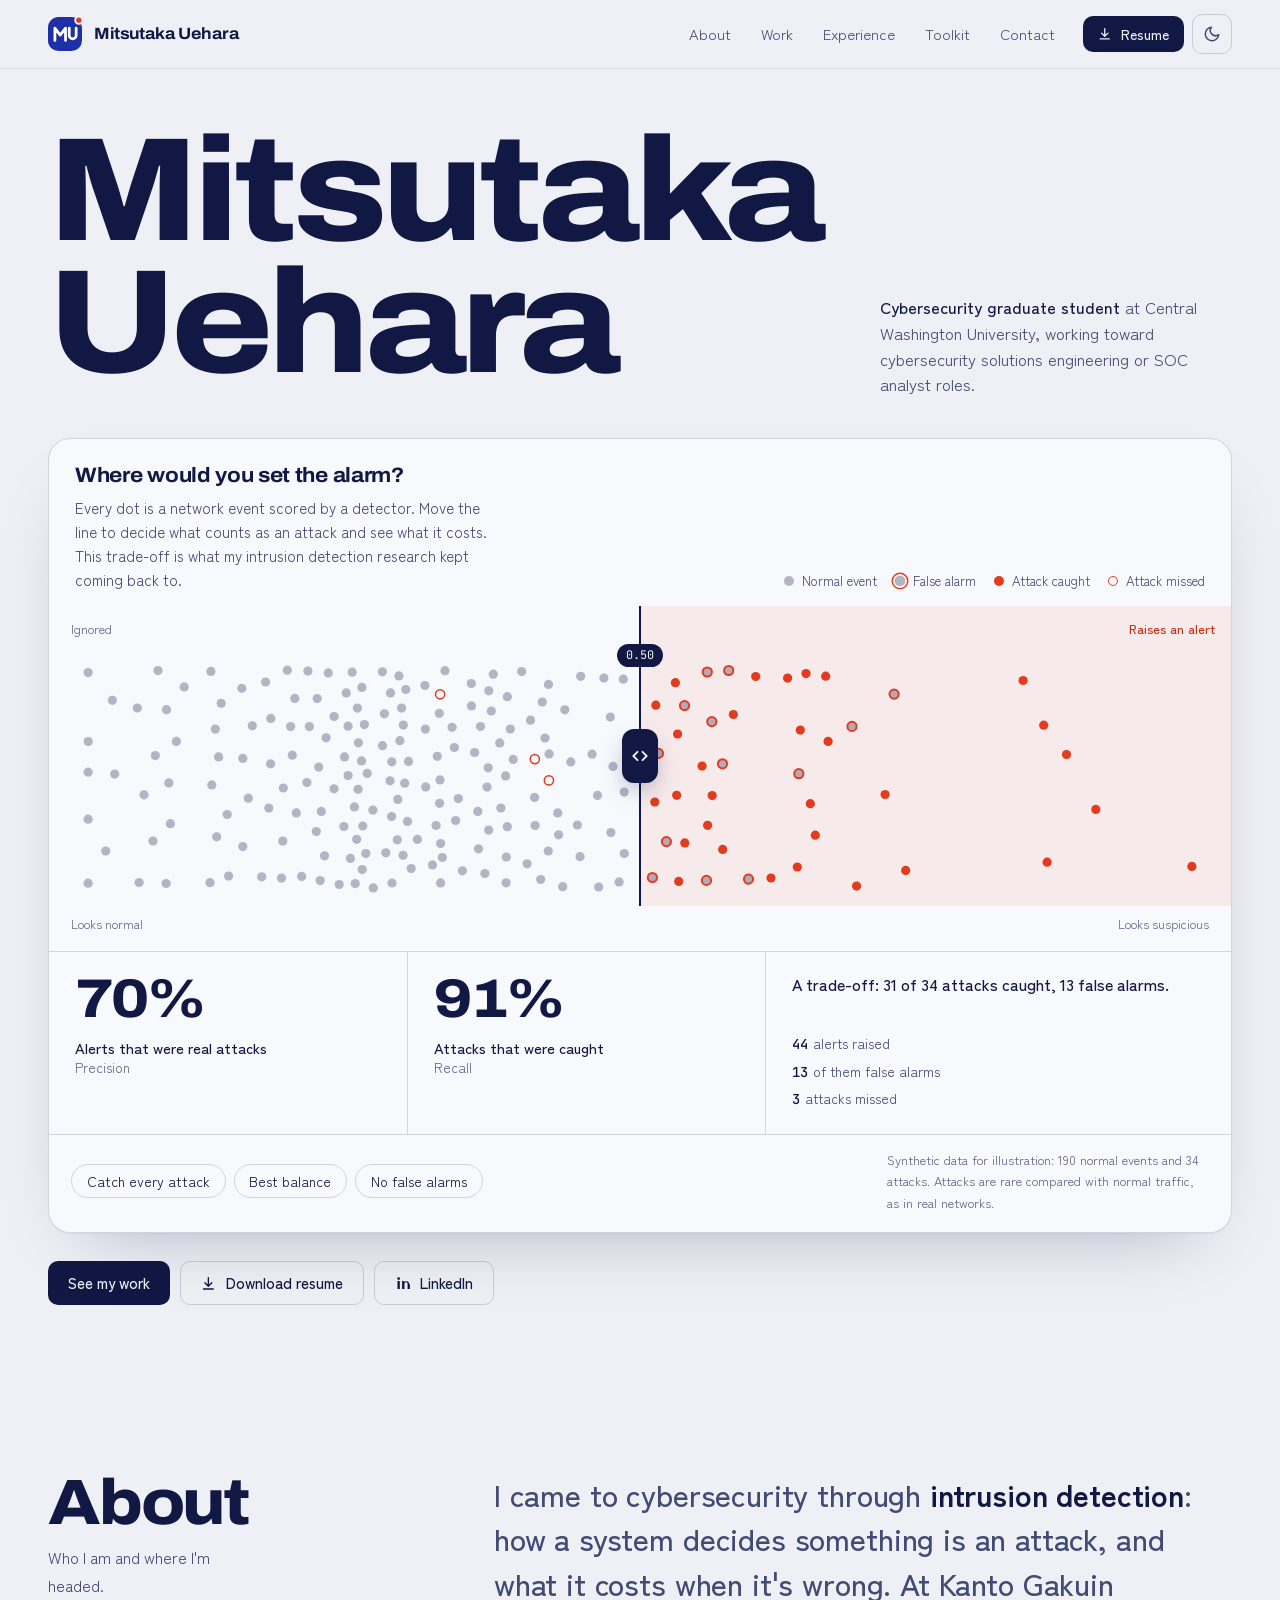
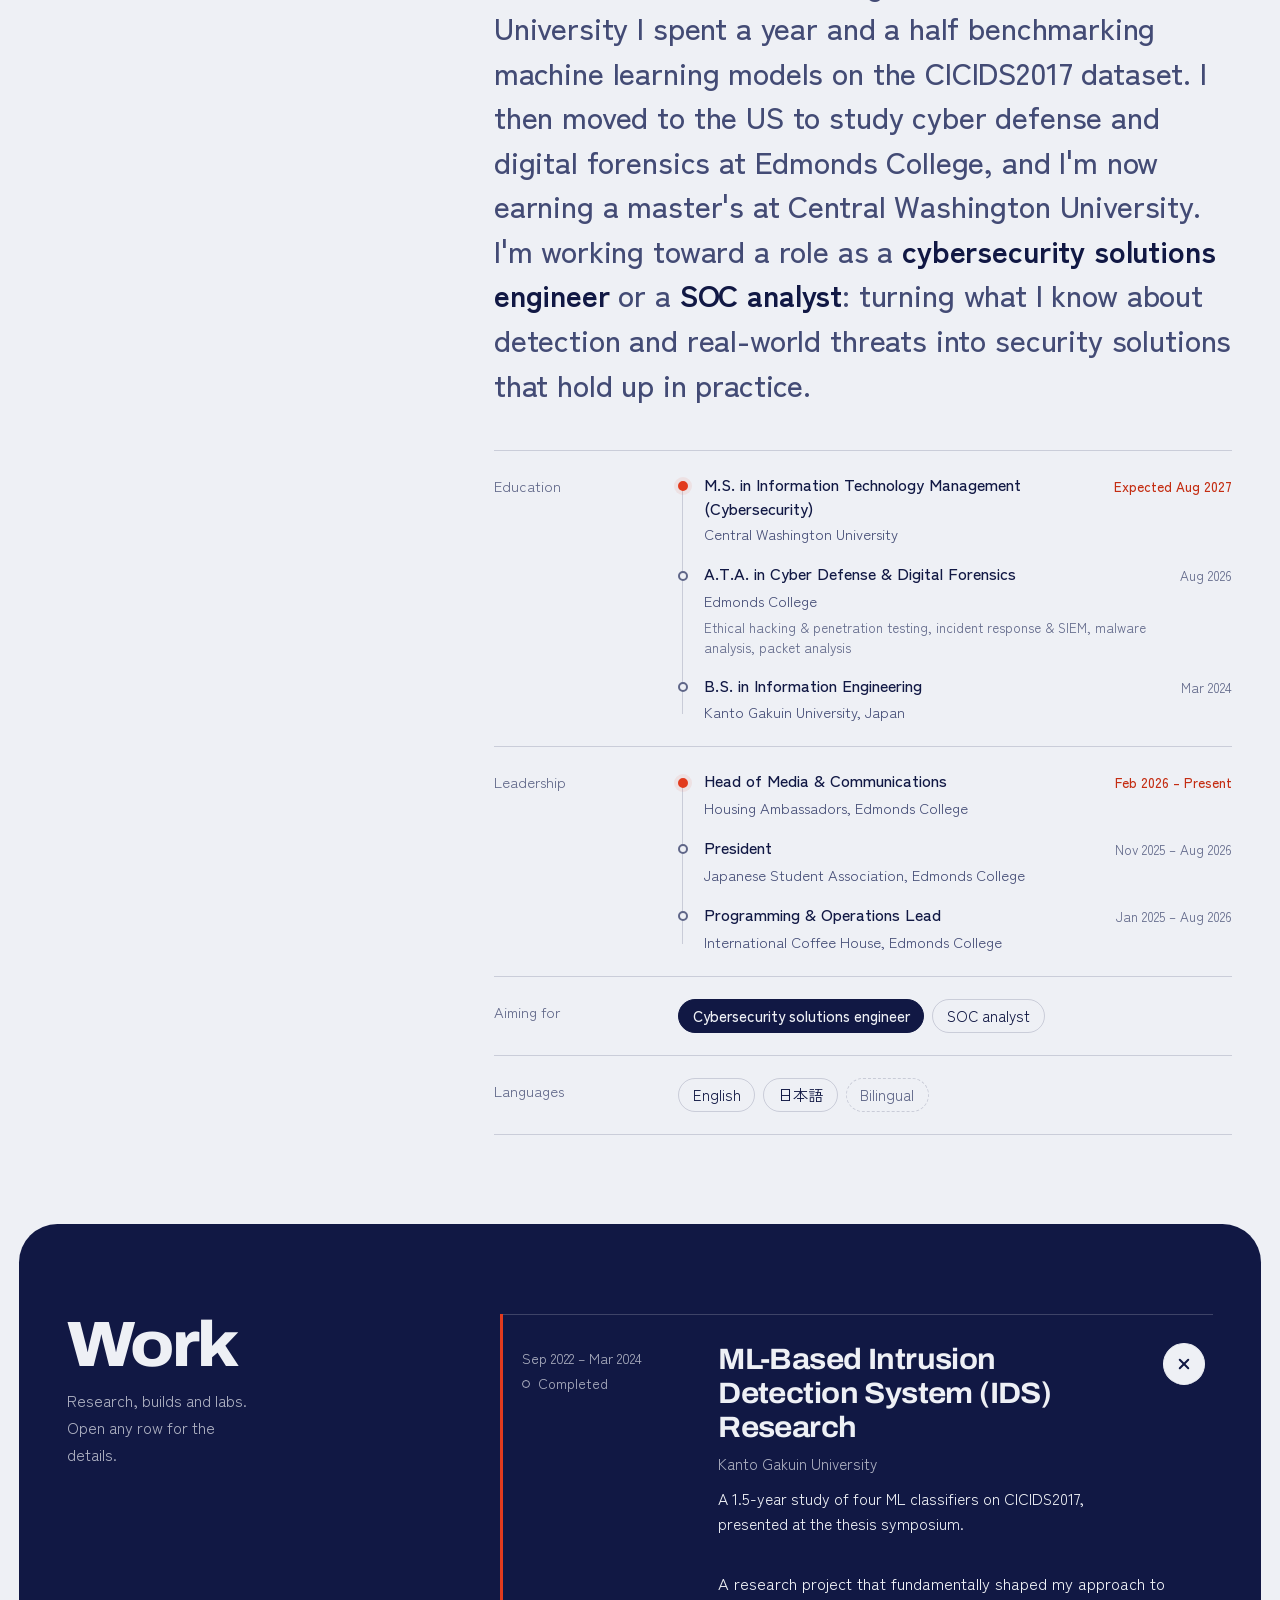
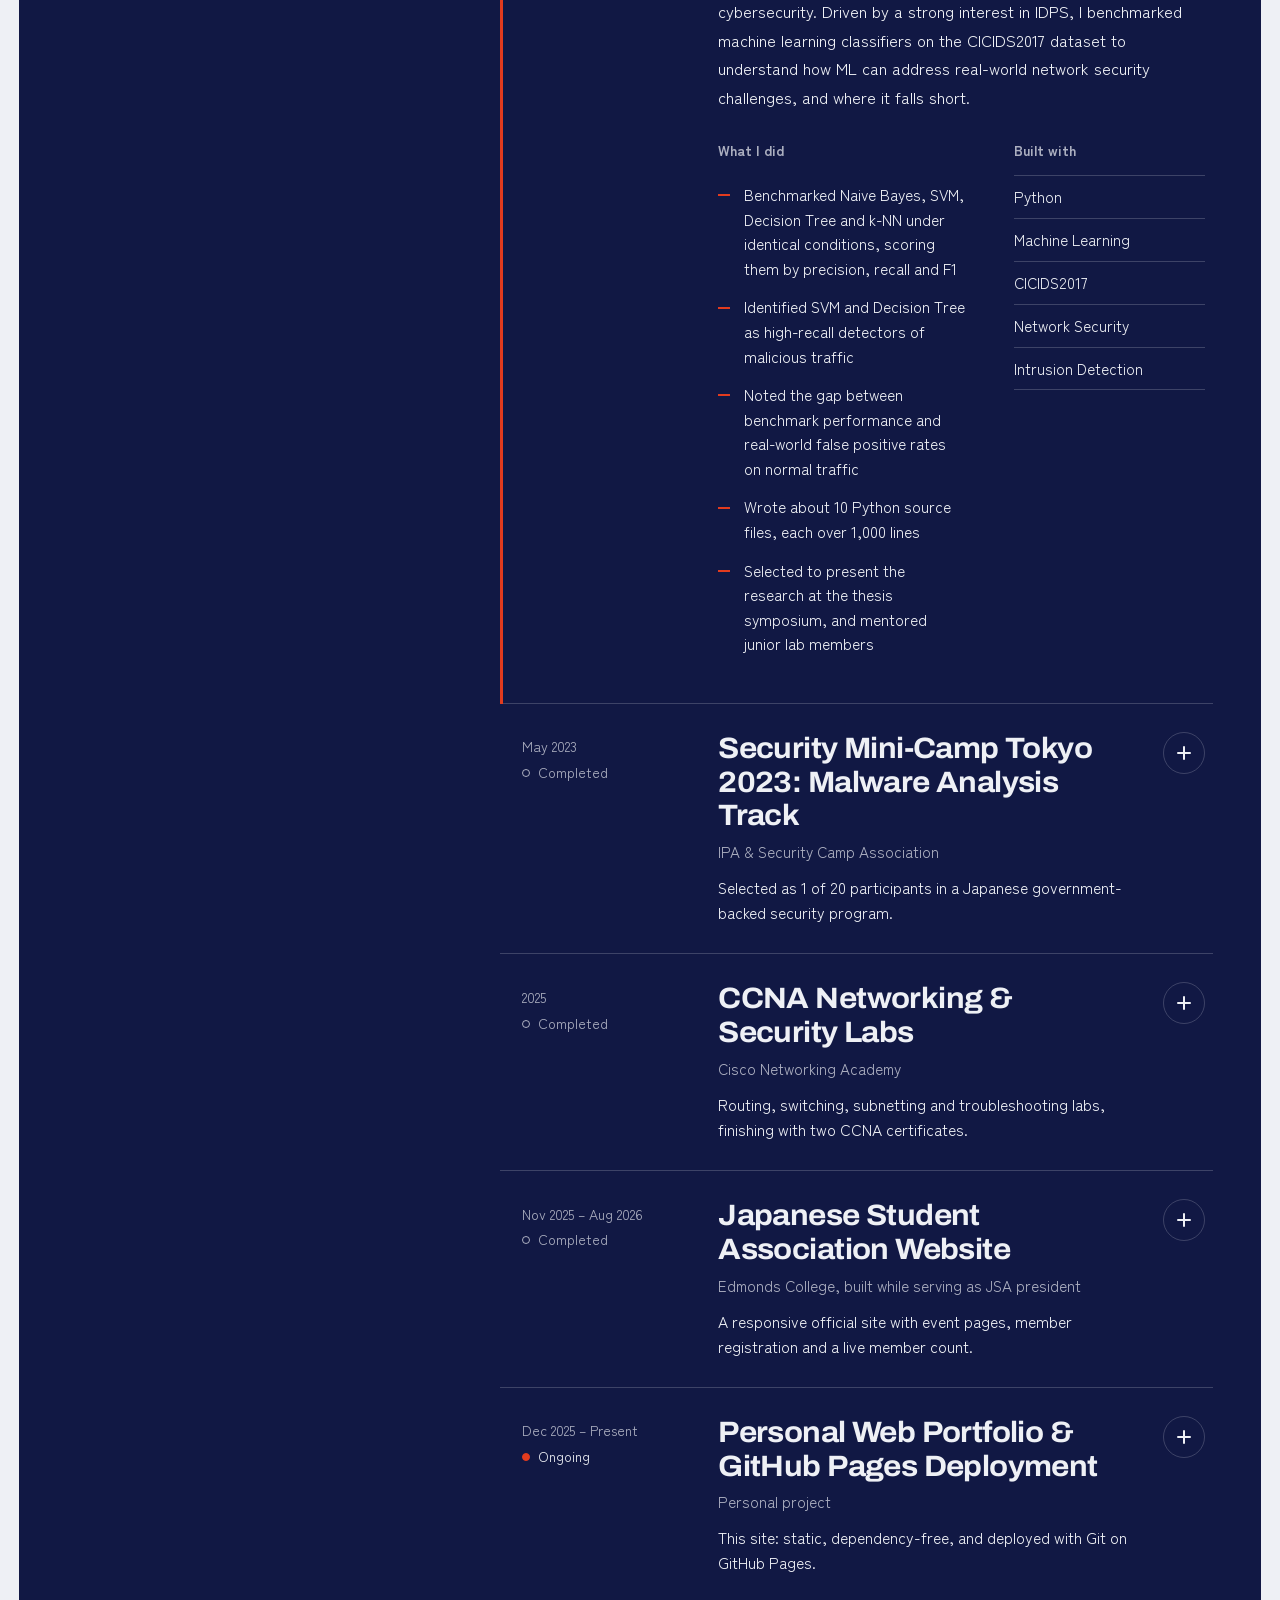
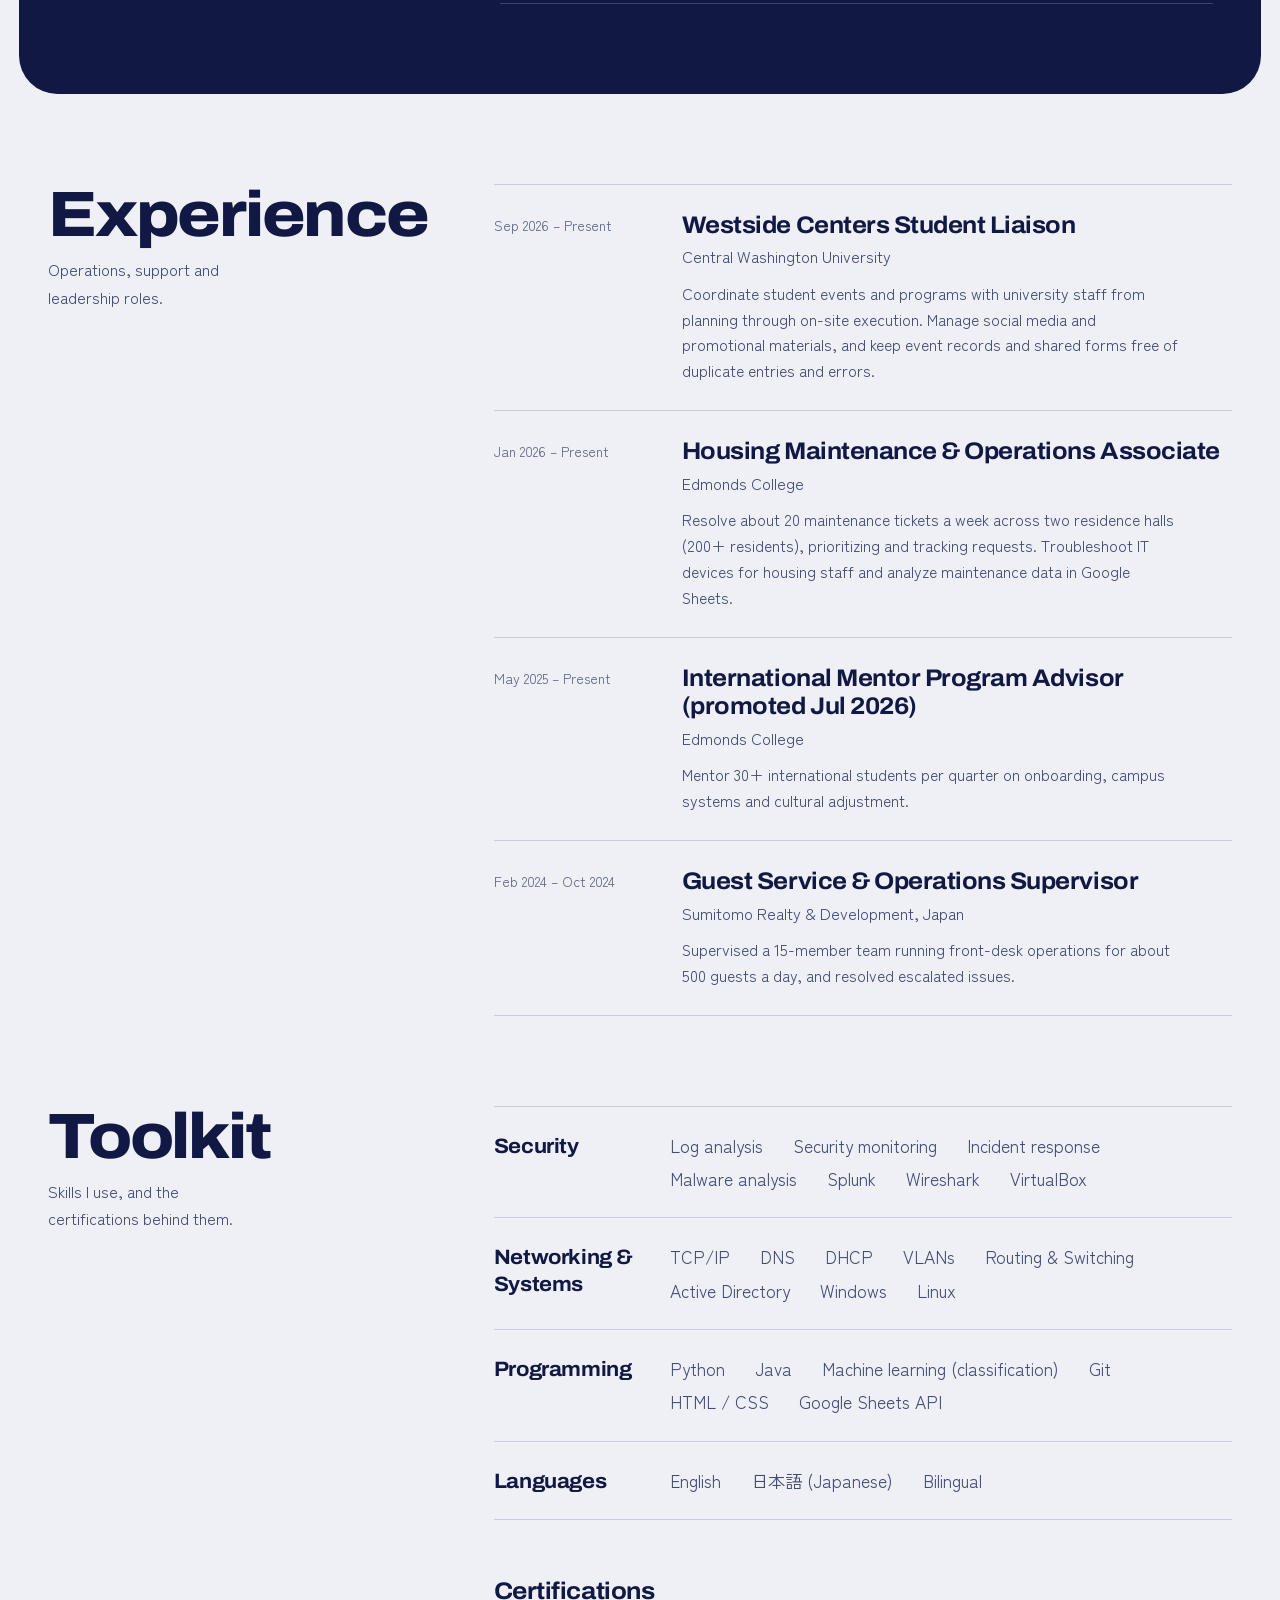
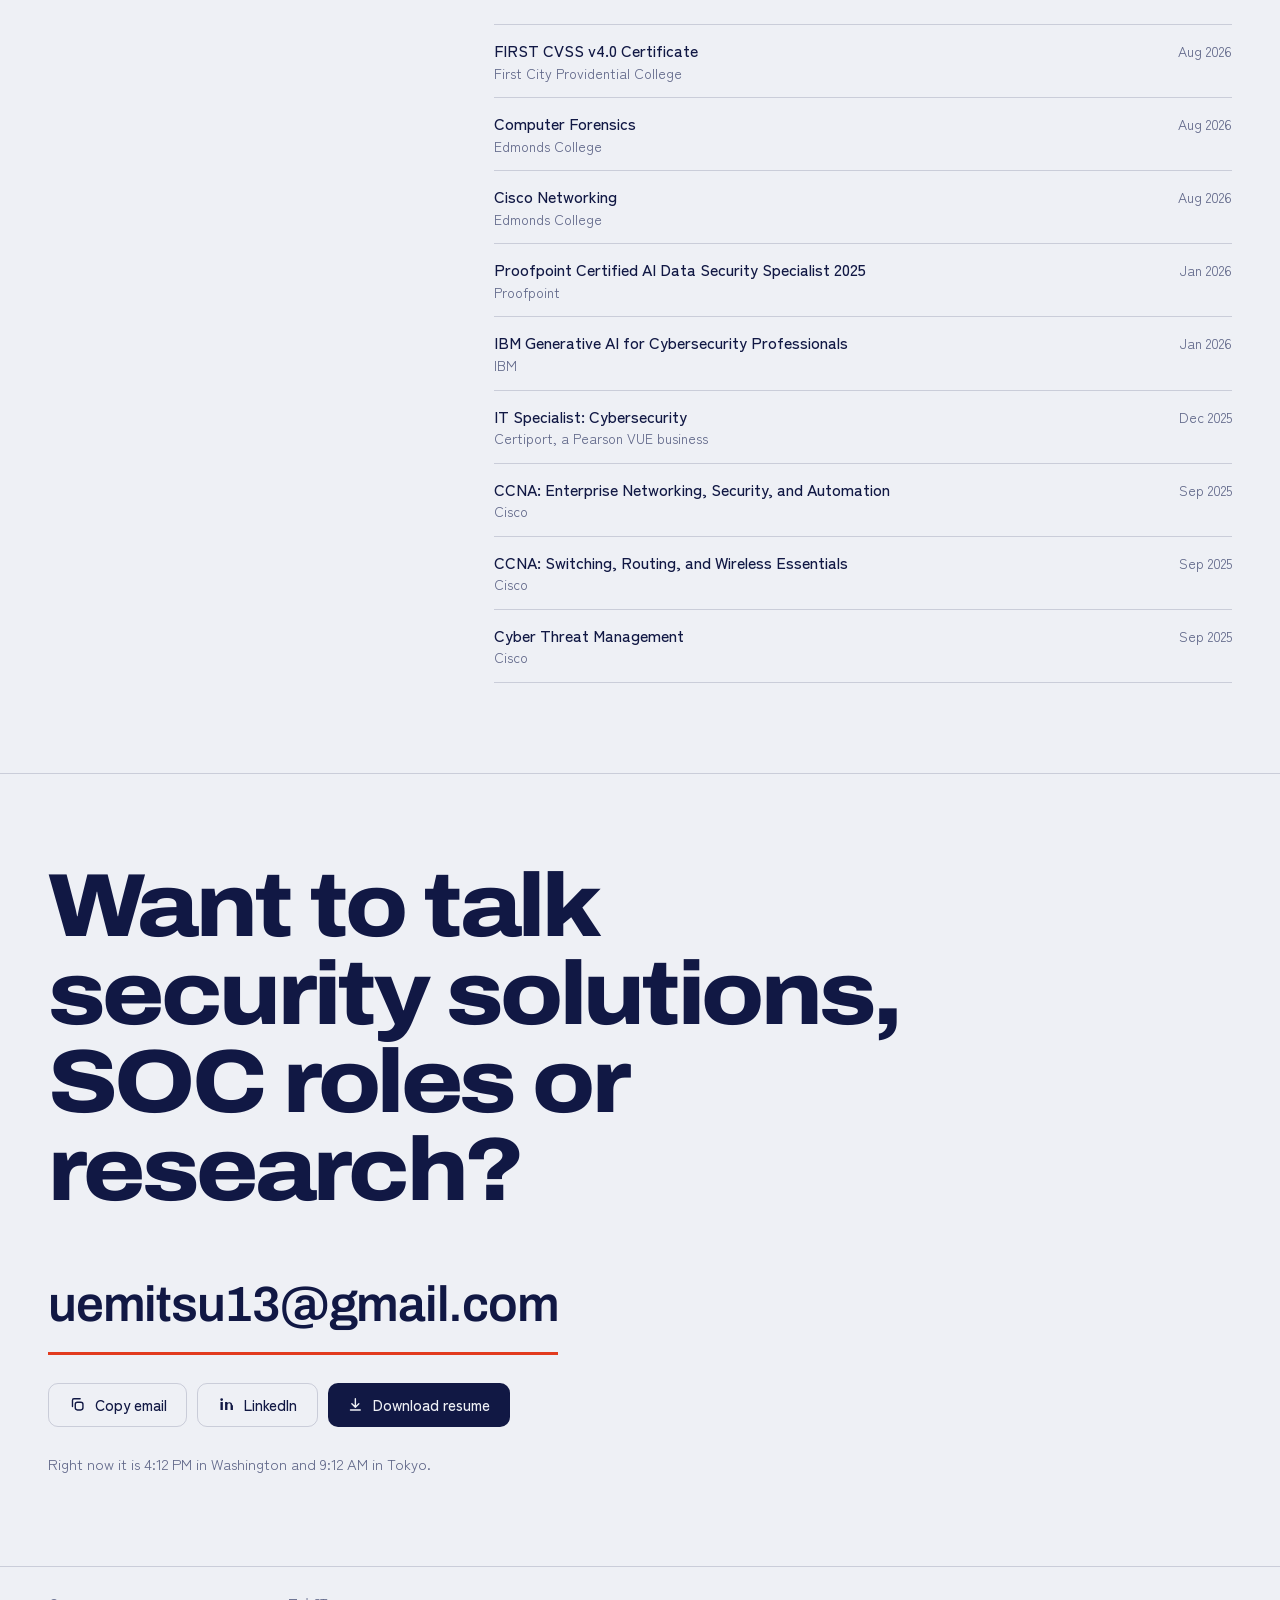
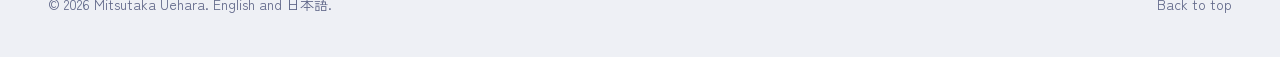
<file: index.html>
<!DOCTYPE html>
<html lang="en">
<head>
  <meta charset="UTF-8">
  <meta name="viewport" content="width=device-width, initial-scale=1">
  <title>Mitsutaka Uehara | IT &amp; Cybersecurity Student</title>
  <meta name="description" content="Mitsutaka Uehara is a cybersecurity graduate student at Central Washington University working toward a role in cybersecurity solutions engineering or as a SOC analyst. ML-based intrusion detection research, malware analysis, networking and web projects.">
  <meta name="color-scheme" content="light dark">
  <meta name="theme-color" content="#eef0f5">
  <meta property="og:type" content="website">
  <meta property="og:title" content="Mitsutaka Uehara | IT &amp; Cybersecurity Student">
  <meta property="og:description" content="Cybersecurity graduate student working toward a role in cybersecurity solutions engineering or as a SOC analyst. ML-based intrusion detection research, malware analysis, networking and web projects.">
  <meta name="twitter:card" content="summary">
  <link rel="icon" type="image/svg+xml" href="data:image/svg+xml,%3Csvg xmlns='http://www.w3.org/2000/svg' viewBox='0 0 32 32'%3E%3Crect width='32' height='32' rx='10' fill='%23111844'/%3E%3Cpath d='M6.5 22V10.5l5 6.5 5-6.5V22M20 10.5v6.8a3.25 3.25 0 0 0 6.5 0v-6.8' fill='none' stroke='%23eef0f5' stroke-width='2.6' stroke-linecap='round' stroke-linejoin='round'/%3E%3Ccircle cx='28' cy='4' r='3.6' fill='%23e23b1e'/%3E%3C/svg%3E">

  <script>
    // Runs before first paint: marks JS as available and applies the visitor's system theme.
    (function () {
      var d = document.documentElement;
      d.classList.add('js');
      try { if (window.matchMedia('(prefers-color-scheme: dark)').matches) d.setAttribute('data-theme', 'dark'); } catch (e) {}
    })();
  </script>

  <link rel="preconnect" href="https://fonts.googleapis.com">
  <link rel="preconnect" href="https://fonts.gstatic.com" crossorigin>
  <link rel="stylesheet" href="https://fonts.googleapis.com/css2?family=Archivo:wdth,wght@62..125,100..900&family=JetBrains+Mono:wght@400;500&family=Zen+Kaku+Gothic+New:wght@400;500;700&display=swap">
  <link rel="stylesheet" href="style.css">

  <script type="application/ld+json">
  {
    "@context": "https://schema.org",
    "@type": "Person",
    "name": "Mitsutaka Uehara",
    "jobTitle": "Graduate student, Information Technology Management (Cybersecurity)",
    "affiliation": { "@type": "CollegeOrUniversity", "name": "Central Washington University" },
    "alumniOf": [
      { "@type": "CollegeOrUniversity", "name": "Edmonds College" },
      { "@type": "CollegeOrUniversity", "name": "Kanto Gakuin University" }
    ],
    "knowsLanguage": ["English", "Japanese"],
    "knowsAbout": ["Cybersecurity", "Intrusion detection", "Machine learning", "Computer networking", "Malware analysis"],
    "sameAs": ["https://www.linkedin.com/in/mitsutaka-uehara"]
  }
  </script>
</head>
<body>

<!-- Icon sprite -->
<svg width="0" height="0" style="position:absolute" aria-hidden="true" focusable="false">
  <symbol id="i-sun" viewBox="0 0 24 24"><circle cx="12" cy="12" r="4"/><path d="M12 2v2M12 20v2M4.9 4.9l1.4 1.4M17.7 17.7l1.4 1.4M2 12h2M20 12h2M4.9 19.1l1.4-1.4M17.7 6.3l1.4-1.4"/></symbol>
  <symbol id="i-moon" viewBox="0 0 24 24"><path d="M21 12.8A9 9 0 1 1 11.2 3a7 7 0 0 0 9.8 9.8z"/></symbol>
  <symbol id="i-download" viewBox="0 0 24 24"><path d="M12 4v11M7 11l5 5 5-5M5 20h14"/></symbol>
  <symbol id="i-mail" viewBox="0 0 24 24"><rect x="3" y="5" width="18" height="14" rx="3"/><path d="m4 7 8 6 8-6"/></symbol>
  <symbol id="i-copy" viewBox="0 0 24 24"><rect x="9" y="9" width="11" height="11" rx="3"/><path d="M5 15V6a2 2 0 0 1 2-2h9"/></symbol>
  <symbol id="i-arrows" viewBox="0 0 24 24"><path d="M9 7l-5 5 5 5M15 7l5 5-5 5"/></symbol>
  <symbol id="i-linkedin" viewBox="0 0 24 24"><path fill="currentColor" stroke="none" d="M6.94 8.5H3.56V20h3.38V8.5zM5.25 3.2a1.96 1.96 0 1 0 0 3.92 1.96 1.96 0 0 0 0-3.92zM20.44 13.4c0-3.1-1.65-4.55-3.86-4.55-1.78 0-2.58.98-3.02 1.67V8.5h-3.38V20h3.38v-6.4c0-1.69.32-3.32 2.41-3.32 2.06 0 2.09 1.93 2.09 3.43V20h3.38v-6.6z"/></symbol>
</svg>

<a class="skip-link" href="#main">Skip to content</a>

<header class="bar">
  <div class="container bar-inner">
    <a class="brand" href="#top" aria-label="Mitsutaka Uehara, back to top">
      <svg class="mark" viewBox="0 0 32 32" aria-hidden="true"><rect class="mark-bg" width="32" height="32" rx="10" fill="#111844"/><path class="mark-mu" fill="none" stroke="#ffffff" stroke-width="2.6" stroke-linecap="round" stroke-linejoin="round" d="M6.5 22V10.5l5 6.5 5-6.5V22M20 10.5v6.8a3.25 3.25 0 0 0 6.5 0v-6.8"/><circle class="mark-dot" cx="29" cy="3" r="3.4" fill="#e23b1e" stroke="#ffffff" stroke-width="1.6"/></svg>
      <span>Mitsutaka Uehara</span>
    </a>

    <nav class="nav" aria-label="Primary">
      <ul class="nav-links" id="nav-links">
        <li><a href="#about">About</a></li>
        <li><a href="#work">Work</a></li>
        <li><a href="#experience">Experience</a></li>
        <li><a href="#toolkit">Toolkit</a></li>
        <li><a href="#contact">Contact</a></li>
        <li class="only-menu"><a href="Mitsutaka_Uehara_resume.pdf" download>Resume (PDF)</a></li>
      </ul>
      <a class="btn btn-solid btn-sm nav-resume" href="Mitsutaka_Uehara_resume.pdf" download>
        <svg class="i" aria-hidden="true"><use href="#i-download"/></svg>Resume
      </a>
      <button class="icon-btn" id="theme-toggle" type="button" aria-label="Dark mode" aria-pressed="false">
        <svg class="i i-moon" aria-hidden="true"><use href="#i-moon"/></svg>
        <svg class="i i-sun" aria-hidden="true"><use href="#i-sun"/></svg>
      </button>
      <button class="icon-btn menu-btn" id="menu-btn" type="button" aria-label="Open menu" aria-expanded="false" aria-controls="nav-links">
        <span></span><span></span>
      </button>
    </nav>
  </div>
</header>

<main id="main">

  <!-- ============ HERO ============ -->
  <section class="hero" id="top">
    <div class="container">

      <div class="hero-top">
        <h1 class="name">
          <span class="name-line"><span>Mitsutaka</span></span>
          <span class="name-line"><span>Uehara</span></span>
        </h1>
        <div class="hero-side">
          <p class="role"><strong>Cybersecurity graduate student</strong> at Central Washington University, working toward cybersecurity solutions engineering or SOC analyst roles.</p>
        </div>
      </div>

      <section class="pg" aria-labelledby="pg-title">
        <div class="pg-head">
          <div>
            <h2 class="pg-title" id="pg-title">Where would you set the alarm?</h2>
            <p class="pg-sub">Every dot is a network event scored by a detector. Move the line to decide what counts as an attack and see what it costs. This trade-off is what my intrusion detection research kept coming back to.</p>
          </div>
          <ul class="legend" aria-label="Legend">
            <li><span class="key key-tn"></span>Normal event</li>
            <li><span class="key key-fp"></span>False alarm</li>
            <li><span class="key key-tp"></span>Attack caught</li>
            <li><span class="key key-fn"></span>Attack missed</li>
          </ul>
        </div>

        <div class="pg-plot" id="pg-plot">
          <div class="pg-zone" id="pg-zone" aria-hidden="true"><span>Raises an alert</span></div>
          <span class="pg-side" aria-hidden="true">Ignored</span>
          <svg class="pg-svg" id="pg-svg" aria-hidden="true" focusable="false"></svg>
          <div class="pg-handle" id="pg-handle" role="slider" tabindex="0"
               aria-label="Alert threshold" aria-orientation="horizontal"
               aria-valuemin="0" aria-valuemax="100" aria-valuenow="50">
            <span class="pg-value" id="pg-value">0.50</span>
            <span class="pg-knob"><svg class="i" aria-hidden="true"><use href="#i-arrows"/></svg></span>
          </div>
        </div>
        <div class="pg-axis" aria-hidden="true"><span>Looks normal</span><span>Looks suspicious</span></div>

        <div class="pg-read">
          <div class="rd">
            <div class="rd-num" id="rd-prec">–</div>
            <p class="rd-label"><b>Alerts that were real attacks</b>Precision</p>
          </div>
          <div class="rd">
            <div class="rd-num" id="rd-rec">–</div>
            <p class="rd-label"><b>Attacks that were caught</b>Recall</p>
          </div>
          <div class="rd rd-msg">
            <p class="rd-text" id="pg-msg">Drag the line to set a threshold.</p>
            <ul class="rd-counts">
              <li><b id="c-alerts">0</b>alerts raised</li>
              <li><b id="c-fp">0</b>of them false alarms</li>
              <li><b id="c-fn">0</b>attacks missed</li>
            </ul>
          </div>
        </div>

        <div class="pg-foot">
          <div class="presets" role="group" aria-label="Threshold presets">
            <button class="chip" type="button" data-preset="recall" aria-pressed="false">Catch every attack</button>
            <button class="chip" type="button" data-preset="balanced" aria-pressed="false">Best balance</button>
            <button class="chip" type="button" data-preset="quiet" aria-pressed="false">No false alarms</button>
          </div>
          <p class="pg-note" id="pg-note">Synthetic data for illustration. Attacks are rare compared with normal traffic, as in real networks.</p>
        </div>
        <p class="sr-only" id="pg-live" role="status" aria-live="polite"></p>
      </section>

      <div class="hero-cta">
        <a class="btn btn-solid" href="#work">See my work</a>
        <a class="btn btn-line" href="Mitsutaka_Uehara_resume.pdf" download>
          <svg class="i" aria-hidden="true"><use href="#i-download"/></svg>Download resume
        </a>
        <a class="btn btn-line" href="https://www.linkedin.com/in/mitsutaka-uehara" target="_blank" rel="noopener">
          <svg class="i" aria-hidden="true"><use href="#i-linkedin"/></svg>LinkedIn
        </a>
      </div>

    </div>
  </section>

  <!-- ============ ABOUT ============ -->
  <section class="section" id="about" aria-labelledby="about-title">
    <div class="container split">
      <div class="split-head">
        <h2 class="h2" id="about-title">About</h2>
        <p>Who I am and where I'm headed.</p>
      </div>
      <div>
        <p class="lead">
          I came to cybersecurity through <strong>intrusion detection</strong>: how a system decides something is an attack, and what it costs when it's wrong. At Kanto Gakuin University I spent a year and a half benchmarking machine learning models on the CICIDS2017 dataset. I then moved to the US to study cyber defense and digital forensics at Edmonds College, and I'm now earning a master's at Central Washington University. I'm working toward a role as a <strong>cybersecurity solutions engineer</strong> or a <strong>SOC analyst</strong>: turning what I know about detection and real-world threats into security solutions that hold up in practice.
        </p>
        <dl class="facts">
          <div class="fact">
            <dt>Education</dt>
            <dd>
              <ul class="tl">
                <li class="tl-item is-live">
                  <span class="tl-title">M.S. in Information Technology Management (Cybersecurity)</span>
                  <span class="tl-sub">Central Washington University</span>
                  <span class="tl-when">Expected Aug 2027</span>
                </li>
                <li class="tl-item">
                  <span class="tl-title">A.T.A. in Cyber Defense &amp; Digital Forensics</span>
                  <span class="tl-sub">Edmonds College</span><span class="tl-note">Ethical hacking &amp; penetration testing, incident response &amp; SIEM, malware analysis, packet analysis</span>
                  <span class="tl-when">Aug 2026</span>
                </li>
                <li class="tl-item">
                  <span class="tl-title">B.S. in Information Engineering</span>
                  <span class="tl-sub">Kanto Gakuin University, Japan</span>
                  <span class="tl-when">Mar 2024</span>
                </li>
              </ul>
            </dd>
          </div>
          <div class="fact">
            <dt>Leadership</dt>
            <dd>
              <ul class="tl">
                <li class="tl-item is-live">
                  <span class="tl-title">Head of Media &amp; Communications</span>
                  <span class="tl-sub">Housing Ambassadors, Edmonds College</span>
                  <span class="tl-when">Feb 2026 – Present</span>
                </li>
                <li class="tl-item">
                  <span class="tl-title">President</span>
                  <span class="tl-sub">Japanese Student Association, Edmonds College</span>
                  <span class="tl-when">Nov 2025 – Aug 2026</span>
                </li>
                <li class="tl-item">
                  <span class="tl-title">Programming &amp; Operations Lead</span>
                  <span class="tl-sub">International Coffee House, Edmonds College</span>
                  <span class="tl-when">Jan 2025 – Aug 2026</span>
                </li>
              </ul>
            </dd>
          </div>
          <div class="fact">
            <dt>Aiming for</dt>
            <dd>
              <ul class="goals">
                <li class="goal-main">Cybersecurity solutions engineer</li>
                <li>SOC analyst</li>
              </ul>
            </dd>
          </div>
          <div class="fact">
            <dt>Languages</dt>
            <dd>
              <ul class="goals"><li>English</li><li>日本語</li><li class="goal-note">Bilingual</li></ul>
            </dd>
          </div>
        </dl>
      </div>
    </div>
  </section>

  <!-- ============ WORK ============ -->
  <section class="work" id="work" aria-labelledby="work-title">
    <div class="container split">
      <div class="split-head">
        <h2 class="h2" id="work-title">Work</h2>
        <p>Research, builds and labs. Open any row for the details.</p>
      </div>

      <ul class="queue">

        <li class="q-item is-open" id="idps">
          <h3>
            <button class="q-btn" type="button" id="btn-idps" aria-expanded="true" aria-controls="case-idps">
              <span class="q-when"><span class="q-date">Sep 2022 – Mar 2024</span><span class="q-status">Completed</span></span>
              <span class="q-main">
                <span class="q-title">ML-Based Intrusion Detection System (IDS) Research</span>
                <span class="q-where">Kanto Gakuin University</span>
                <span class="q-sum">A 1.5-year study of four ML classifiers on CICIDS2017, presented at the thesis symposium.</span>
              </span>
              <span class="q-icon" aria-hidden="true"></span>
            </button>
          </h3>
          <div class="q-case" id="case-idps" role="region" aria-labelledby="btn-idps">
            <div class="q-case-inner"><div class="case"><div class="case-body">
              <p class="case-intro">A research project that fundamentally shaped my approach to cybersecurity. Driven by a strong interest in IDPS, I benchmarked machine learning classifiers on the CICIDS2017 dataset to understand how ML can address real-world network security challenges, and where it falls short.</p>
              <div class="case-cols">
                <div>
                  <h4>What I did</h4>
                  <ul class="did">
                    <li>Benchmarked Naive Bayes, SVM, Decision Tree and k-NN under identical conditions, scoring them by precision, recall and F1</li>
                    <li>Identified SVM and Decision Tree as high-recall detectors of malicious traffic</li>
                    <li>Noted the gap between benchmark performance and real-world false positive rates on normal traffic</li>
                    <li>Wrote about 10 Python source files, each over 1,000 lines</li>
                    <li>Selected to present the research at the thesis symposium, and mentored junior lab members</li>
                  </ul>
                </div>
                <div>
                  <h4>Built with</h4>
                  <ul class="stack"><li>Python</li><li>Machine Learning</li><li>CICIDS2017</li><li>Network Security</li><li>Intrusion Detection</li></ul>
                </div>
              </div>
            </div></div></div>
          </div>
        </li>

        <li class="q-item" id="malware">
          <h3>
            <button class="q-btn" type="button" id="btn-malware" aria-expanded="false" aria-controls="case-malware">
              <span class="q-when"><span class="q-date">May 2023</span><span class="q-status">Completed</span></span>
              <span class="q-main">
                <span class="q-title">Security Mini-Camp Tokyo 2023: Malware Analysis Track</span>
                <span class="q-where">IPA &amp; Security Camp Association</span>
                <span class="q-sum">Selected as 1 of 20 participants in a Japanese government-backed security program.</span>
              </span>
              <span class="q-icon" aria-hidden="true"></span>
            </button>
          </h3>
          <div class="q-case" id="case-malware" role="region" aria-labelledby="btn-malware">
            <div class="q-case-inner"><div class="case"><div class="case-body">
              <p class="case-intro">An intensive cybersecurity training program focused on malware analysis and dynamic behavior monitoring.</p>
              <div class="case-cols">
                <div>
                  <h4>What I did</h4>
                  <ul class="did">
                    <li>Selected as 1 of 20 participants in a Japanese government-backed security program</li>
                    <li>Analyzed live malware in a VirtualBox sandbox and documented its behavioral patterns</li>
                    <li>Practiced safe handling and analysis procedures for live malware</li>
                    <li>Wrote a technical report on the malware's behavior, attack vectors and countermeasures</li>
                  </ul>
                </div>
                <div>
                  <h4>Built with</h4>
                  <ul class="stack"><li>Malware Analysis</li><li>VirtualBox</li><li>Sandbox Environments</li></ul>
                </div>
              </div>
            </div></div></div>
          </div>
        </li>

        <li class="q-item" id="ccna">
          <h3>
            <button class="q-btn" type="button" id="btn-ccna" aria-expanded="false" aria-controls="case-ccna">
              <span class="q-when"><span class="q-date">2025</span><span class="q-status">Completed</span></span>
              <span class="q-main">
                <span class="q-title">CCNA Networking &amp; Security Labs</span>
                <span class="q-where">Cisco Networking Academy</span>
                <span class="q-sum">Routing, switching, subnetting and troubleshooting labs, finishing with two CCNA certificates.</span>
              </span>
              <span class="q-icon" aria-hidden="true"></span>
            </button>
          </h3>
          <div class="q-case" id="case-ccna" role="region" aria-labelledby="btn-ccna">
            <div class="q-case-inner"><div class="case"><div class="case-body">
              <p class="case-intro">Hands-on networking labs focused on routing, switching, subnetting, basic firewall configuration, and network troubleshooting, all in simulated industry-standard environments.</p>
              <div class="case-cols">
                <div>
                  <h4>What I did</h4>
                  <ul class="did">
                    <li>Configured routing and switching scenarios using Cisco Packet Tracer</li>
                    <li>Performed subnetting and network troubleshooting exercises</li>
                    <li>Applied foundational network security best practices</li>
                    <li>Earned CCNA: Switching, Routing, and Wireless Essentials and CCNA: Enterprise Networking, Security, and Automation (Sep 2025)</li>
                  </ul>
                </div>
                <div>
                  <h4>Built with</h4>
                  <ul class="stack"><li>Cisco Packet Tracer</li><li>TCP/IP</li><li>Routing &amp; Switching</li></ul>
                </div>
              </div>
            </div></div></div>
          </div>
        </li>

        <li class="q-item" id="jsa">
          <h3>
            <button class="q-btn" type="button" id="btn-jsa" aria-expanded="false" aria-controls="case-jsa">
              <span class="q-when"><span class="q-date">Nov 2025 – Aug 2026</span><span class="q-status">Completed</span></span>
              <span class="q-main">
                <span class="q-title">Japanese Student Association Website</span>
                <span class="q-where">Edmonds College, built while serving as JSA president</span>
                <span class="q-sum">A responsive official site with event pages, member registration and a live member count.</span>
              </span>
              <span class="q-icon" aria-hidden="true"></span>
            </button>
          </h3>
          <div class="q-case" id="case-jsa" role="region" aria-labelledby="btn-jsa">
            <div class="q-case-inner"><div class="case"><div class="case-body">
              <p class="case-intro">My first experience building a website, and a project with real stakes. The JSA previously relied on social media, making it hard for new students to find organized information. I designed and launched an official site to improve communication, event visibility and membership growth.</p>
              <div class="case-cols">
                <div>
                  <h4>What I did</h4>
                  <ul class="did">
                    <li>Built a responsive multi-page site with a homepage, event pages and member registration</li>
                    <li>Added a live member count using the Google Sheets API</li>
                    <li>Designed the navigation and branding to match the club's identity</li>
                    <li>Made information easier to find for new students than on fragmented social media channels</li>
                  </ul>
                </div>
                <div>
                  <h4>Built with</h4>
                  <ul class="stack"><li>HTML</li><li>CSS</li><li>Google Sheets API</li><li>GitHub Pages</li></ul>
                </div>
              </div>
            </div></div></div>
          </div>
        </li>

        <li class="q-item" id="portfolio">
          <h3>
            <button class="q-btn" type="button" id="btn-portfolio" aria-expanded="false" aria-controls="case-portfolio">
              <span class="q-when"><span class="q-date">Dec 2025 – Present</span><span class="q-status is-live">Ongoing</span></span>
              <span class="q-main">
                <span class="q-title">Personal Web Portfolio &amp; GitHub Pages Deployment</span>
                <span class="q-where">Personal project</span>
                <span class="q-sum">This site: static, dependency-free, and deployed with Git on GitHub Pages.</span>
              </span>
              <span class="q-icon" aria-hidden="true"></span>
            </button>
          </h3>
          <div class="q-case" id="case-portfolio" role="region" aria-labelledby="btn-portfolio">
            <div class="q-case-inner"><div class="case"><div class="case-body">
              <p class="case-intro">Designed and deployed a personal portfolio to professionally showcase projects, technical skills, and academic experience. It acts as a central hub linking a resume, project write-ups and future work, and is built for long-term scalability.</p>
              <div class="case-cols">
                <div>
                  <h4>What I did</h4>
                  <ul class="did">
                    <li>Designed a responsive, accessible layout with light and dark themes</li>
                    <li>Built the site with plain HTML, CSS and a small amount of JavaScript, with no frameworks</li>
                    <li>Deployed and maintained it on GitHub Pages with a Git-based workflow</li>
                    <li>Structured it so new projects and external links can be added easily</li>
                  </ul>
                </div>
                <div>
                  <h4>Built with</h4>
                  <ul class="stack"><li>HTML</li><li>CSS</li><li>JavaScript</li><li>GitHub Pages</li><li>Git</li></ul>
                </div>
              </div>
              <div class="decisions">
                <h4>Design decisions</h4>
                <ul>
                  <li>Static site on GitHub Pages for simplicity, security and reliability</li>
                  <li>Single page with linkable sections, so the overview and the detail live together</li>
                  <li>Centralized design tokens in one stylesheet for consistency and low maintenance</li>
                  <li>Git-based workflow for versioned, reviewable updates</li>
                </ul>
              </div>
            </div></div></div>
          </div>
        </li>

      </ul>
    </div>
  </section>

  <!-- ============ EXPERIENCE ============ -->
  <section class="section" id="experience" aria-labelledby="experience-title">
    <div class="container split">
      <div class="split-head">
        <h2 class="h2" id="experience-title">Experience</h2>
        <p>Operations, support and leadership roles.</p>
      </div>
      <ul class="xp">
        <li class="xp-row">
          <p class="xp-when">Sep 2026 – Present</p>
          <div>
            <h3 class="xp-role">Westside Centers Student Liaison</h3>
            <p class="xp-org">Central Washington University</p>
            <p class="xp-desc">Coordinate student events and programs with university staff from planning through on-site execution. Manage social media and promotional materials, and keep event records and shared forms free of duplicate entries and errors.</p>
          </div>
        </li>
        <li class="xp-row">
          <p class="xp-when">Jan 2026 – Present</p>
          <div>
            <h3 class="xp-role">Housing Maintenance &amp; Operations Associate</h3>
            <p class="xp-org">Edmonds College</p>
            <p class="xp-desc">Resolve about 20 maintenance tickets a week across two residence halls (200+ residents), prioritizing and tracking requests. Troubleshoot IT devices for housing staff and analyze maintenance data in Google Sheets.</p>
          </div>
        </li>
        <li class="xp-row">
          <p class="xp-when">May 2025 – Present</p>
          <div>
            <h3 class="xp-role">International Mentor Program Advisor (promoted Jul 2026)</h3>
            <p class="xp-org">Edmonds College</p>
            <p class="xp-desc">Mentor 30+ international students per quarter on onboarding, campus systems and cultural adjustment.</p>
          </div>
        </li>
        <li class="xp-row">
          <p class="xp-when">Feb 2024 – Oct 2024</p>
          <div>
            <h3 class="xp-role">Guest Service &amp; Operations Supervisor</h3>
            <p class="xp-org">Sumitomo Realty &amp; Development, Japan</p>
            <p class="xp-desc">Supervised a 15-member team running front-desk operations for about 500 guests a day, and resolved escalated issues.</p>
          </div>
        </li>
      </ul>
    </div>
  </section>

  <!-- ============ TOOLKIT ============ -->
  <section class="section" id="toolkit" aria-labelledby="toolkit-title">
    <div class="container split">
      <div class="split-head">
        <h2 class="h2" id="toolkit-title">Toolkit</h2>
        <p>Skills I use, and the certifications behind them.</p>
      </div>
      <div>
        <div class="kit">
          <div class="kit-row">
            <h3 class="kit-name">Security</h3>
            <ul class="kit-items"><li>Log analysis</li><li>Security monitoring</li><li>Incident response</li><li>Malware analysis</li><li>Splunk</li><li>Wireshark</li><li>VirtualBox</li></ul>
          </div>
          <div class="kit-row">
            <h3 class="kit-name">Networking &amp; Systems</h3>
            <ul class="kit-items"><li>TCP/IP</li><li>DNS</li><li>DHCP</li><li>VLANs</li><li>Routing &amp; Switching</li><li>Active Directory</li><li>Windows</li><li>Linux</li></ul>
          </div>
          <div class="kit-row">
            <h3 class="kit-name">Programming</h3>
            <ul class="kit-items"><li>Python</li><li>Java</li><li>Machine learning (classification)</li><li>Git</li><li>HTML / CSS</li><li>Google Sheets API</li></ul>
          </div>
          <div class="kit-row">
            <h3 class="kit-name">Languages</h3>
            <ul class="kit-items"><li>English</li><li>日本語 (Japanese)</li><li>Bilingual</li></ul>
          </div>
        </div>

        <h3 class="sub-h">Certifications</h3>
        <ul class="certs">
          <li><span class="cert-name">FIRST CVSS v4.0 Certificate<span>First City Providential College</span></span><span class="cert-date">Aug 2026</span></li>
          <li><span class="cert-name">Computer Forensics<span>Edmonds College</span></span><span class="cert-date">Aug 2026</span></li>
          <li><span class="cert-name">Cisco Networking<span>Edmonds College</span></span><span class="cert-date">Aug 2026</span></li>
          <li><span class="cert-name">Proofpoint Certified AI Data Security Specialist 2025<span>Proofpoint</span></span><span class="cert-date">Jan 2026</span></li>
          <li><span class="cert-name">IBM Generative AI for Cybersecurity Professionals<span>IBM</span></span><span class="cert-date">Jan 2026</span></li>
          <li><span class="cert-name">IT Specialist: Cybersecurity<span>Certiport, a Pearson VUE business</span></span><span class="cert-date">Dec 2025</span></li>
          <li><span class="cert-name">CCNA: Enterprise Networking, Security, and Automation<span>Cisco</span></span><span class="cert-date">Sep 2025</span></li>
          <li><span class="cert-name">CCNA: Switching, Routing, and Wireless Essentials<span>Cisco</span></span><span class="cert-date">Sep 2025</span></li>
          <li><span class="cert-name">Cyber Threat Management<span>Cisco</span></span><span class="cert-date">Sep 2025</span></li>
        </ul>
      </div>
    </div>
  </section>

  <!-- ============ CONTACT ============ -->
  <section class="contact" id="contact" aria-labelledby="contact-title">
    <div class="container">
      <h2 class="contact-q" id="contact-title">Want to talk security solutions, SOC roles or research?</h2>
      <a class="mail" href="mailto:uemitsu13@gmail.com">uemitsu13@gmail.com</a>
      <div class="contact-actions">
        <button class="btn btn-line" type="button" id="copy-mail" data-mail="uemitsu13@gmail.com">
          <svg class="i" aria-hidden="true"><use href="#i-copy"/></svg>Copy email
        </button>
        <a class="btn btn-line" href="https://www.linkedin.com/in/mitsutaka-uehara" target="_blank" rel="noopener">
          <svg class="i" aria-hidden="true"><use href="#i-linkedin"/></svg>LinkedIn
        </a>
        <a class="btn btn-solid" href="Mitsutaka_Uehara_resume.pdf" download>
          <svg class="i" aria-hidden="true"><use href="#i-download"/></svg>Download resume
        </a>
      </div>
      <p class="time-note" id="time-note"></p>
    </div>
  </section>

</main>

<footer class="foot">
  <div class="container foot-inner">
    <p>© <span class="year">2026</span> Mitsutaka Uehara. English and 日本語.</p>
    <p><a href="#top">Back to top</a></p>
  </div>
</footer>

<div class="toast" id="toast" role="status" aria-live="polite"></div>

<script src="script.js"></script>
</body>
</html>
</file>
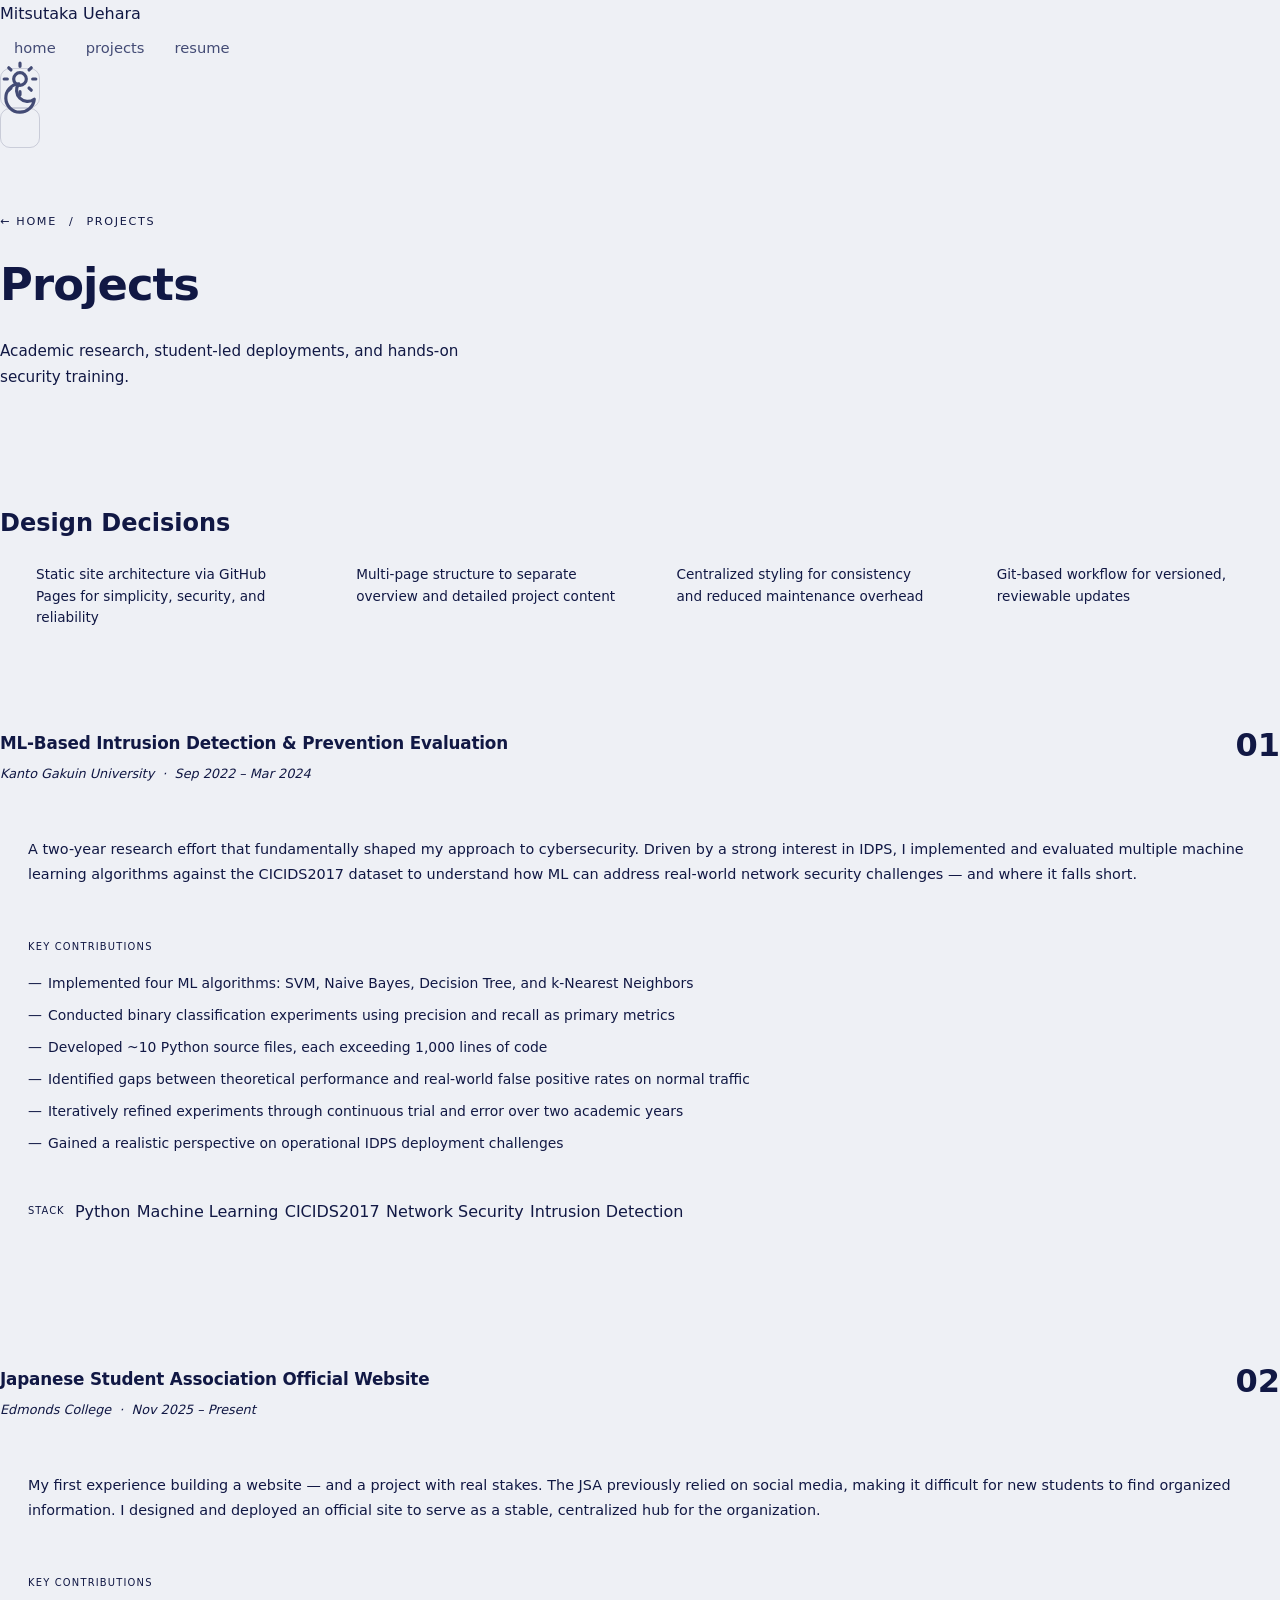
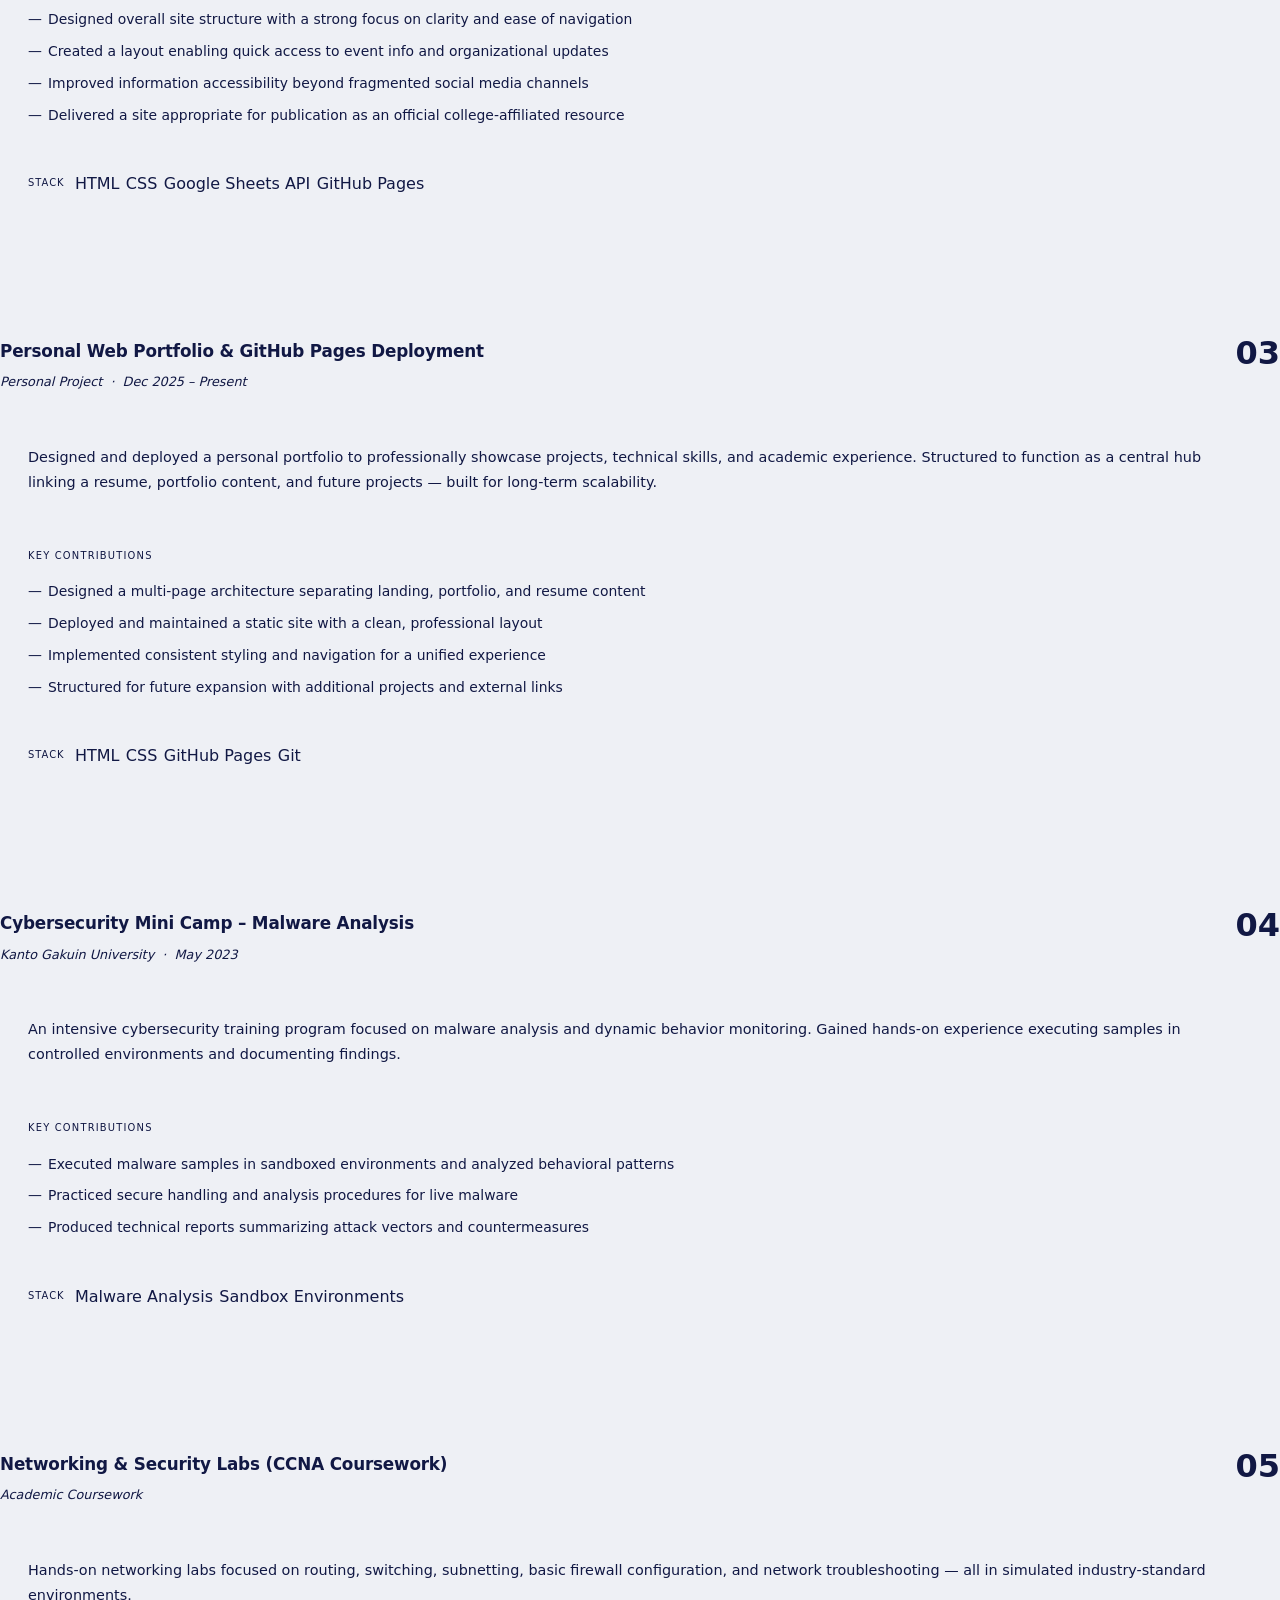
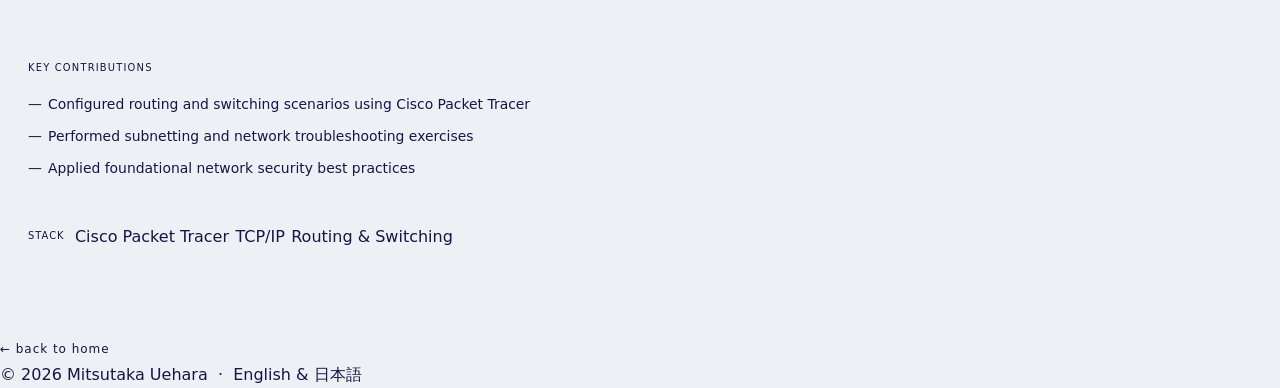
<file: portfolio/index.html>
<!DOCTYPE html>
<html lang="en">
<head>
  <meta charset="UTF-8" />
  <meta name="viewport" content="width=device-width, initial-scale=1.0" />
  <title>Projects | Mitsutaka Uehara</title>
  <meta name="description" content="Academic research, student-led deployments, and hands-on security training by Mitsutaka Uehara." />
  <meta name="theme-color" content="#1A5FBF" />
  <meta property="og:type" content="website" />
  <meta property="og:title" content="Projects | Mitsutaka Uehara" />
  <meta property="og:description" content="Academic research, student-led deployments, and hands-on security training." />
  <link rel="icon" type="image/svg+xml" href="data:image/svg+xml,%3Csvg xmlns='http://www.w3.org/2000/svg' viewBox='0 0 100 100'%3E%3Crect width='100' height='100' rx='22' fill='%231A5FBF'/%3E%3Ctext x='50' y='69' font-family='monospace' font-size='56' font-weight='700' fill='white' text-anchor='middle'%3EM%3C/text%3E%3C/svg%3E" />
  <link rel="stylesheet" href="/style.css">
  <style>
    .page-header {
      padding: 4rem 0 3rem;
      border-bottom: 1px solid var(--border);
      margin-bottom: 4rem;
    }
    .page-header-eyebrow {
      font-family: var(--font-mono);
      font-size: 0.7rem;
      color: var(--text-3);
      letter-spacing: 0.15em;
      text-transform: uppercase;
      margin-bottom: 1rem;
      display: flex;
      align-items: center;
      gap: 0.75rem;
    }
    .page-header-eyebrow a { color: var(--text-3); text-decoration: none; transition: color 0.2s; }
    .page-header-eyebrow a:hover { color: var(--blue); }
    .page-header h1 {
      font-family: var(--font-mono);
      font-size: clamp(1.8rem, 4vw, 2.8rem);
      font-weight: 700;
      color: var(--text);
      letter-spacing: -0.02em;
      margin-bottom: 1rem;
    }
    .page-header p { font-size: 0.95rem; color: var(--text-2); font-weight: 300; max-width: 480px; }

    .decisions-section { margin-bottom: 5rem; }
    .decisions-list {
      display: grid;
      grid-template-columns: repeat(auto-fit, minmax(200px, 1fr));
      gap: 1px;
      background: var(--border);
      border: 1px solid var(--border);
      border-radius: 8px;
      overflow: hidden;
    }
    .decision-item {
      background: var(--white);
      padding: 1.25rem 1.5rem 1.25rem 2.25rem;
      font-size: 0.85rem;
      color: var(--text-2);
      font-weight: 300;
      line-height: 1.6;
      position: relative;
    }
    .decision-item::before {
      content: '';
      position: absolute;
      left: 1.25rem; top: 1.55rem;
      width: 4px; height: 4px;
      border-radius: 50%;
      background: var(--blue);
    }

    .project-entry { margin-bottom: 4rem; scroll-margin-top: 90px; }
    .proj-entry-header {
      display: grid;
      grid-template-columns: 1fr auto;
      align-items: start;
      gap: 1rem;
      margin-bottom: 1.5rem;
    }
    .proj-entry-title {
      font-family: var(--font-mono);
      font-size: 1.05rem;
      font-weight: 700;
      color: var(--text);
      margin-bottom: 0.35rem;
      letter-spacing: -0.01em;
    }
    .proj-entry-meta { font-size: 0.8rem; color: var(--text-3); font-weight: 300; font-style: italic; }
    .proj-entry-num {
      font-family: var(--font-mono);
      font-size: 2rem;
      font-weight: 700;
      color: var(--bg-2);
      line-height: 1;
      user-select: none;
    }
    .proj-entry-body {
      background: var(--white);
      border: 1px solid var(--border);
      border-radius: 8px;
      overflow: hidden;
    }
    .proj-entry-intro {
      padding: 1.75rem;
      border-bottom: 1px solid var(--border);
    }
    .proj-entry-intro p { font-size: 0.9rem; color: var(--text-2); font-weight: 300; line-height: 1.75; }
    .proj-highlights {
      padding: 1.5rem 1.75rem;
      border-bottom: 1px solid var(--border);
    }
    .proj-highlights-label {
      font-family: var(--font-mono);
      font-size: 0.62rem;
      color: var(--text-3);
      letter-spacing: 0.12em;
      text-transform: uppercase;
      margin-bottom: 1rem;
    }
    .highlights-list { list-style: none; display: flex; flex-direction: column; gap: 0.6rem; }
    .highlights-list li {
      font-size: 0.87rem;
      color: var(--text-2);
      font-weight: 300;
      line-height: 1.6;
      padding-left: 1.25rem;
      position: relative;
    }
    .highlights-list li::before {
      content: '—';
      position: absolute;
      left: 0;
      color: var(--text-3);
      font-family: var(--font-mono);
    }
    .proj-footer {
      padding: 1.25rem 1.75rem;
      display: flex;
      align-items: center;
      flex-wrap: wrap;
      gap: 0.75rem;
    }
    .proj-footer-label {
      font-family: var(--font-mono);
      font-size: 0.62rem;
      color: var(--text-3);
      letter-spacing: 0.1em;
      text-transform: uppercase;
      margin-right: 0.25rem;
    }
    .proj-footer-tech { display: flex; flex-wrap: wrap; gap: 0.4rem; align-items: center; }
    .divider { border: none; border-top: 1px solid var(--border); margin: 3.5rem 0; }
    .back-link {
      font-family: var(--font-mono);
      font-size: 0.75rem;
      color: var(--text-3);
      text-decoration: none;
      letter-spacing: 0.08em;
      transition: color 0.2s;
    }
    .back-link:hover { color: var(--blue); }

    @media (max-width: 640px) {
      .proj-entry-header { grid-template-columns: 1fr; }
      .proj-entry-num { display: none; }
    }
  </style>
</head>
<body>

<a class="skip-link" href="#main-content">Skip to content</a>

<header>
  <div class="header-logo"><a href="/">Mitsutaka Uehara</a></div>
  <nav id="site-nav" class="nav-links">
    <a href="/">home</a>
    <a href="/portfolio/" class="active" aria-current="page">projects</a>
    <a href="/Mitsutaka_Uehara_resume.pdf" target="_blank" rel="noopener">resume</a>
  </nav>
  <div class="header-actions">
    <button id="theme-toggle" class="icon-btn" type="button" aria-pressed="false" aria-label="Toggle dark mode">
      <svg class="icon-sun" viewBox="0 0 24 24" fill="none" stroke="currentColor" stroke-width="2" stroke-linecap="round"><circle cx="12" cy="12" r="4"/><path d="M12 2v2M12 20v2M4.9 4.9l1.4 1.4M17.7 17.7l1.4 1.4M2 12h2M20 12h2M4.9 19.1l1.4-1.4M17.7 6.3l1.4-1.4"/></svg>
      <svg class="icon-moon" viewBox="0 0 24 24" fill="none" stroke="currentColor" stroke-width="2" stroke-linecap="round" stroke-linejoin="round"><path d="M21 12.79A9 9 0 1 1 11.21 3 7 7 0 0 0 21 12.79z"/></svg>
    </button>
    <button id="nav-toggle" class="icon-btn nav-toggle" type="button" aria-expanded="false" aria-controls="site-nav" aria-label="Toggle menu">
      <span></span><span></span><span></span>
    </button>
  </div>
</header>

<main id="main-content">

  <div class="page-header">
    <div class="page-header-eyebrow">
      <a href="/">← home</a>
      <span>/</span>
      <span>projects</span>
    </div>
    <h1>Projects</h1>
    <p>Academic research, student-led deployments, and hands-on security training.</p>
  </div>

  <section class="decisions-section" data-reveal>
    <div class="section-header"><h2>Design Decisions</h2></div>
    <div class="decisions-list">
      <div class="decision-item">Static site architecture via GitHub Pages for simplicity, security, and reliability</div>
      <div class="decision-item">Multi-page structure to separate overview and detailed project content</div>
      <div class="decision-item">Centralized styling for consistency and reduced maintenance overhead</div>
      <div class="decision-item">Git-based workflow for versioned, reviewable updates</div>
    </div>
  </section>

  <article class="project-entry" id="idps" data-reveal>
    <div class="proj-entry-header">
      <div>
        <div class="proj-entry-title">ML-Based Intrusion Detection & Prevention Evaluation</div>
        <div class="proj-entry-meta">Kanto Gakuin University &nbsp;·&nbsp; Sep 2022 – Mar 2024</div>
      </div>
      <div class="proj-entry-num">01</div>
    </div>
    <div class="proj-entry-body">
      <div class="proj-entry-intro">
        <p>A two-year research effort that fundamentally shaped my approach to cybersecurity. Driven by a strong interest in IDPS, I implemented and evaluated multiple machine learning algorithms against the CICIDS2017 dataset to understand how ML can address real-world network security challenges — and where it falls short.</p>
      </div>
      <div class="proj-highlights">
        <div class="proj-highlights-label">Key Contributions</div>
        <ul class="highlights-list">
          <li>Implemented four ML algorithms: SVM, Naive Bayes, Decision Tree, and k-Nearest Neighbors</li>
          <li>Conducted binary classification experiments using precision and recall as primary metrics</li>
          <li>Developed ~10 Python source files, each exceeding 1,000 lines of code</li>
          <li>Identified gaps between theoretical performance and real-world false positive rates on normal traffic</li>
          <li>Iteratively refined experiments through continuous trial and error over two academic years</li>
          <li>Gained a realistic perspective on operational IDPS deployment challenges</li>
        </ul>
      </div>
      <div class="proj-footer">
        <div class="proj-footer-tech">
          <span class="proj-footer-label">Stack</span>
          <span class="tag">Python</span>
          <span class="tag">Machine Learning</span>
          <span class="tag">CICIDS2017</span>
          <span class="tag">Network Security</span>
          <span class="tag">Intrusion Detection</span>
        </div>
      </div>
    </div>
  </article>

  <hr class="divider">

  <article class="project-entry" id="jsa" data-reveal>
    <div class="proj-entry-header">
      <div>
        <div class="proj-entry-title">Japanese Student Association Official Website</div>
        <div class="proj-entry-meta">Edmonds College &nbsp;·&nbsp; Nov 2025 – Present</div>
      </div>
      <div class="proj-entry-num">02</div>
    </div>
    <div class="proj-entry-body">
      <div class="proj-entry-intro">
        <p>My first experience building a website — and a project with real stakes. The JSA previously relied on social media, making it difficult for new students to find organized information. I designed and deployed an official site to serve as a stable, centralized hub for the organization.</p>
      </div>
      <div class="proj-highlights">
        <div class="proj-highlights-label">Key Contributions</div>
        <ul class="highlights-list">
          <li>Designed overall site structure with a strong focus on clarity and ease of navigation</li>
          <li>Created a layout enabling quick access to event info and organizational updates</li>
          <li>Improved information accessibility beyond fragmented social media channels</li>
          <li>Delivered a site appropriate for publication as an official college-affiliated resource</li>
        </ul>
      </div>
      <div class="proj-footer">
        <div class="proj-footer-tech">
          <span class="proj-footer-label">Stack</span>
          <span class="tag">HTML</span>
          <span class="tag">CSS</span>
          <span class="tag">Google Sheets API</span>
          <span class="tag">GitHub Pages</span>
        </div>
      </div>
    </div>
  </article>

  <hr class="divider">

  <article class="project-entry" id="portfolio" data-reveal>
    <div class="proj-entry-header">
      <div>
        <div class="proj-entry-title">Personal Web Portfolio & GitHub Pages Deployment</div>
        <div class="proj-entry-meta">Personal Project &nbsp;·&nbsp; Dec 2025 – Present</div>
      </div>
      <div class="proj-entry-num">03</div>
    </div>
    <div class="proj-entry-body">
      <div class="proj-entry-intro">
        <p>Designed and deployed a personal portfolio to professionally showcase projects, technical skills, and academic experience. Structured to function as a central hub linking a resume, portfolio content, and future projects — built for long-term scalability.</p>
      </div>
      <div class="proj-highlights">
        <div class="proj-highlights-label">Key Contributions</div>
        <ul class="highlights-list">
          <li>Designed a multi-page architecture separating landing, portfolio, and resume content</li>
          <li>Deployed and maintained a static site with a clean, professional layout</li>
          <li>Implemented consistent styling and navigation for a unified experience</li>
          <li>Structured for future expansion with additional projects and external links</li>
        </ul>
      </div>
      <div class="proj-footer">
        <div class="proj-footer-tech">
          <span class="proj-footer-label">Stack</span>
          <span class="tag">HTML</span>
          <span class="tag">CSS</span>
          <span class="tag">GitHub Pages</span>
          <span class="tag">Git</span>
        </div>
      </div>
    </div>
  </article>

  <hr class="divider">

  <article class="project-entry" id="malware" data-reveal>
    <div class="proj-entry-header">
      <div>
        <div class="proj-entry-title">Cybersecurity Mini Camp – Malware Analysis</div>
        <div class="proj-entry-meta">Kanto Gakuin University &nbsp;·&nbsp; May 2023</div>
      </div>
      <div class="proj-entry-num">04</div>
    </div>
    <div class="proj-entry-body">
      <div class="proj-entry-intro">
        <p>An intensive cybersecurity training program focused on malware analysis and dynamic behavior monitoring. Gained hands-on experience executing samples in controlled environments and documenting findings.</p>
      </div>
      <div class="proj-highlights">
        <div class="proj-highlights-label">Key Contributions</div>
        <ul class="highlights-list">
          <li>Executed malware samples in sandboxed environments and analyzed behavioral patterns</li>
          <li>Practiced secure handling and analysis procedures for live malware</li>
          <li>Produced technical reports summarizing attack vectors and countermeasures</li>
        </ul>
      </div>
      <div class="proj-footer">
        <div class="proj-footer-tech">
          <span class="proj-footer-label">Stack</span>
          <span class="tag">Malware Analysis</span>
          <span class="tag">Sandbox Environments</span>
        </div>
      </div>
    </div>
  </article>

  <hr class="divider">

  <article class="project-entry" id="ccna" data-reveal>
    <div class="proj-entry-header">
      <div>
        <div class="proj-entry-title">Networking & Security Labs (CCNA Coursework)</div>
        <div class="proj-entry-meta">Academic Coursework</div>
      </div>
      <div class="proj-entry-num">05</div>
    </div>
    <div class="proj-entry-body">
      <div class="proj-entry-intro">
        <p>Hands-on networking labs focused on routing, switching, subnetting, basic firewall configuration, and network troubleshooting — all in simulated industry-standard environments.</p>
      </div>
      <div class="proj-highlights">
        <div class="proj-highlights-label">Key Contributions</div>
        <ul class="highlights-list">
          <li>Configured routing and switching scenarios using Cisco Packet Tracer</li>
          <li>Performed subnetting and network troubleshooting exercises</li>
          <li>Applied foundational network security best practices</li>
        </ul>
      </div>
      <div class="proj-footer">
        <div class="proj-footer-tech">
          <span class="proj-footer-label">Stack</span>
          <span class="tag">Cisco Packet Tracer</span>
          <span class="tag">TCP/IP</span>
          <span class="tag">Routing & Switching</span>
        </div>
      </div>
    </div>
  </article>

  <div style="margin-top: 4rem;">
    <a class="back-link" href="/">← back to home</a>
  </div>

</main>

<footer>
  <p>© <span class="current-year">2026</span> Mitsutaka Uehara &nbsp;·&nbsp; English &amp; 日本語</p>
</footer>

<script src="/script.js"></script>
</body>
</html>
</file>
<file: style.css>
/* ==========================================================================
   Mitsutaka Uehara — portfolio
   Palette: indigo ink on cool paper, one vermilion "signal" colour that only
   ever marks a detection. Type: Archivo (expanded) + Zen Kaku Gothic New.
   ========================================================================== */

:root {
  color-scheme: light;

  --paper:   #eef0f5;
  --surface: #f8f9fc;
  --ink:     #111844;
  --ink-2:   #434b75;
  --ink-3:   #5f6688;
  --line:      rgba(17, 24, 68, .16);
  --line-soft: rgba(17, 24, 68, .08);

  --signal:      #e23b1e;
  --signal-text: #c42d12;
  --signal-wash: rgba(226, 59, 30, .08);

  --night:       #111844;
  --on-night:    #eef0f5;
  --on-night-2:  rgba(238, 240, 245, .7);
  --night-line:  rgba(238, 240, 245, .2);

  --dot:    rgba(17, 24, 68, .3);
  --bar:    rgba(238, 240, 245, .82);
  --shadow: 0 1px 0 rgba(17, 24, 68, .04), 0 30px 70px -40px rgba(17, 24, 68, .35);

  --f-display: "Archivo", "Zen Kaku Gothic New", "Hiragino Sans", "Yu Gothic", system-ui, sans-serif;
  --f-body:    "Zen Kaku Gothic New", "Hiragino Sans", "Yu Gothic", "Noto Sans JP", system-ui, -apple-system, "Segoe UI", sans-serif;
  --f-mono:    "JetBrains Mono", ui-monospace, "SF Mono", Menlo, Consolas, monospace;

  --maxw: 1240px;
  --gutter: clamp(20px, 4vw, 48px);
  --ease: cubic-bezier(.2, .8, .2, 1);
}

[data-theme="dark"] {
  color-scheme: dark;

  --paper:   #0b1030;
  --surface: #121940;
  --ink:     #eceff8;
  --ink-2:   #aab1d0;
  --ink-3:   #8c95b8;
  --line:      rgba(236, 239, 248, .18);
  --line-soft: rgba(236, 239, 248, .08);

  --signal:      #ff5a3a;
  --signal-text: #ff7a5e;
  --signal-wash: rgba(255, 90, 58, .12);

  --night:       #18215a;
  --on-night:    #eceff8;
  --on-night-2:  rgba(236, 239, 248, .72);
  --night-line:  rgba(236, 239, 248, .2);

  --dot:    rgba(236, 239, 248, .34);
  --bar:    rgba(11, 16, 48, .82);
  --shadow: 0 30px 70px -40px rgba(0, 0, 0, .7);
}

/* ---------- Reset & base ---------- */
*, *::before, *::after { box-sizing: border-box; margin: 0; padding: 0; }

html {
  -webkit-text-size-adjust: 100%;
  scroll-behavior: smooth;
  scroll-padding-top: 84px;
}
html.nav-open { overflow: hidden; }

body {
  font-family: var(--f-body);
  font-size: 1rem;
  line-height: 1.7;
  color: var(--ink);
  background: var(--paper);
  -webkit-font-smoothing: antialiased;
  text-rendering: optimizeLegibility;
  overflow-x: hidden;
  transition: background-color .3s, color .3s;
}

img, svg { display: block; max-width: 100%; }
a { color: inherit; text-decoration: none; }
button { font: inherit; color: inherit; background: none; border: 0; cursor: pointer; }
ul, ol { list-style: none; }
::selection { background: var(--signal); color: #fff; }

:focus-visible {
  outline: 2px solid var(--signal-text);
  outline-offset: 3px;
  border-radius: 4px;
}

.sr-only {
  position: absolute; width: 1px; height: 1px; overflow: hidden;
  clip: rect(0 0 0 0); clip-path: inset(50%); white-space: nowrap;
}

.skip-link {
  position: absolute; left: -9999px; top: 8px; z-index: 100;
  padding: .7rem 1.1rem; border-radius: 8px;
  background: var(--ink); color: var(--paper); font-size: .9rem;
}
.skip-link:focus { left: 12px; }

.container {
  width: 100%;
  max-width: calc(var(--maxw) + 2 * var(--gutter));
  margin-inline: auto;
  padding-inline: var(--gutter);
}

.i {
  width: 1.1em; height: 1.1em; flex: none;
  fill: none; stroke: currentColor; stroke-width: 2;
  stroke-linecap: round; stroke-linejoin: round;
}

/* ---------- Buttons ---------- */
.btn {
  display: inline-flex; align-items: center; gap: .6em;
  padding: .85em 1.3em; border-radius: 10px;
  font-size: .95rem; font-weight: 500; line-height: 1;
  transition: background .2s, color .2s, border-color .2s;
}
.btn-solid { background: var(--ink); color: var(--paper); }
.btn-solid:hover { background: var(--signal); color: #fff; }
.btn-line { border: 1px solid var(--line); color: var(--ink); }
.btn-line:hover { border-color: var(--ink); }
.btn-sm { padding: .7em 1.05em; font-size: .88rem; }

/* ---------- Top bar ---------- */
.bar {
  position: sticky; top: 0; z-index: 40;
  border-bottom: 1px solid var(--line-soft);
}
/* The blur lives on a pseudo-element so the mobile menu (position: fixed)
   is still positioned against the viewport, not against the bar. */
.bar::before {
  content: ""; position: absolute; inset: 0; z-index: -1;
  background: var(--bar);
  -webkit-backdrop-filter: blur(14px) saturate(140%);
  backdrop-filter: blur(14px) saturate(140%);
}
.bar-inner { display: flex; align-items: center; gap: 24px; height: 68px; }

.brand {
  display: flex; align-items: center; gap: 12px;
  font-family: var(--f-display); font-stretch: 108%;
  font-weight: 700; font-size: 1.02rem; letter-spacing: -.01em;
}
.mark { width: 34px; height: 34px; flex: none; overflow: visible; transition: transform .4s var(--ease); }
.mark-bg { fill: #1f2fa8; }
.mark-mu { fill: none; stroke: #fff; stroke-width: 2.6; stroke-linecap: round; stroke-linejoin: round; }
.mark-dot { fill: var(--signal); stroke: var(--paper); stroke-width: 1.8; }
[data-theme="dark"] .mark-bg { fill: #3d55e0; }
.brand:hover .mark { transform: rotate(-6deg); }

.nav { margin-left: auto; display: flex; align-items: center; gap: 8px; }
.nav-links { display: flex; gap: 2px; margin-right: 6px; }
.nav-links a {
  display: block; padding: 8px 14px; border-radius: 8px;
  font-size: .92rem; color: var(--ink-2);
  transition: color .2s, background .2s;
}
.nav-links a:hover,
.nav-links a[aria-current="true"] { color: var(--ink); background: var(--line-soft); }
.nav-links .only-menu { display: none; }

.icon-btn {
  width: 40px; height: 40px; display: grid; place-items: center;
  border: 1px solid var(--line); border-radius: 10px; color: var(--ink-2);
  transition: color .2s, border-color .2s;
}
.icon-btn:hover { color: var(--ink); border-color: var(--ink); }
.icon-btn .i { width: 18px; height: 18px; }
.i-sun { display: none; }
[data-theme="dark"] .i-sun { display: block; }
[data-theme="dark"] .i-moon { display: none; }

.menu-btn { display: none; position: relative; }
.menu-btn span {
  position: absolute; left: 12px; right: 12px; height: 2px; border-radius: 1px;
  background: currentColor; transition: transform .3s var(--ease), top .3s var(--ease);
}
.menu-btn span:first-child { top: 16px; }
.menu-btn span:last-child { top: 22px; }
.menu-btn[aria-expanded="true"] span:first-child { top: 19px; transform: rotate(45deg); }
.menu-btn[aria-expanded="true"] span:last-child { top: 19px; transform: rotate(-45deg); }

/* ---------- Hero ---------- */
.hero { padding: clamp(28px, 5vw, 56px) 0 clamp(48px, 6vw, 80px); }

.hero-top { position: relative; margin-bottom: clamp(28px, 4vw, 48px); }

.name {
  font-family: var(--f-display);
  font-weight: 800; font-stretch: 112%;
  font-size: clamp(3.3rem, 12.4vw, 9.2rem);
  line-height: .9; letter-spacing: -.035em;
}
.name-line { display: block; overflow: hidden; padding-bottom: .1em; margin-bottom: -.1em; }
.name-line > span { display: block; }

.hero-side {
  position: absolute; right: 0; bottom: .4rem;
  width: min(22rem, 34%);
}
.role { font-size: clamp(1rem, 1.3vw, 1.15rem); line-height: 1.55; color: var(--ink-2); }
.role strong { color: var(--ink); font-weight: 500; }

/* Threshold playground */
.pg {
  border: 1px solid var(--line); border-radius: 22px;
  background: var(--surface); box-shadow: var(--shadow);
  overflow: hidden;
}
.pg-head {
  display: flex; flex-wrap: wrap; justify-content: space-between;
  gap: 14px 32px; padding: 24px 26px 0;
}
.pg-title {
  font-family: var(--f-display); font-stretch: 108%;
  font-weight: 700; font-size: 1.3rem; line-height: 1.2; letter-spacing: -.015em;
}
.pg-sub { max-width: 52ch; margin-top: 8px; font-size: .94rem; line-height: 1.6; color: var(--ink-2); }

.legend { display: flex; flex-wrap: wrap; gap: 6px 18px; align-self: flex-end; font-size: .82rem; color: var(--ink-2); }
.legend li { display: flex; align-items: center; gap: 8px; }
.key { width: 10px; height: 10px; border-radius: 50%; flex: none; }
.key-tn { background: var(--dot); }
.key-fp { background: var(--dot); box-shadow: 0 0 0 2px var(--surface), 0 0 0 3.5px var(--signal); }
.key-tp { background: var(--signal); }
.key-fn { border: 1.5px solid var(--signal); }

.pg-plot {
  position: relative; height: clamp(230px, 27vw, 300px); margin-top: 14px;
  cursor: ew-resize; touch-action: pan-y; user-select: none; -webkit-user-select: none;
}
.pg-zone {
  position: absolute; top: 0; bottom: 0; right: 0; left: 50%;
  background: var(--signal-wash); overflow: hidden;
}
.pg-zone span {
  position: absolute; top: 12px; right: 16px; white-space: nowrap;
  font-size: .8rem; font-weight: 500; color: var(--signal-text);
}
.pg-side {
  position: absolute; top: 12px; left: 22px;
  font-size: .8rem; color: var(--ink-3); pointer-events: none;
}
.pg-svg { position: absolute; inset: 0; width: 100%; height: 100%; overflow: visible; }

.d { transition: fill .2s, stroke .2s; }
.d[data-s="tn"] { fill: var(--dot); }
.d[data-s="fp"] { fill: var(--dot); stroke: var(--signal); stroke-width: 2; }
.d[data-s="tp"] { fill: var(--signal); }
.d[data-s="fn"] { fill: var(--surface); stroke: var(--signal); stroke-width: 1.5; }

.pg-handle {
  position: absolute; top: 0; bottom: 0; left: 50%;
  width: 48px; margin-left: -24px; z-index: 3;
  display: flex; justify-content: center; cursor: ew-resize;
}
.pg-handle::before { content: ""; width: 2px; height: 100%; background: var(--ink); }
.pg-knob {
  position: absolute; top: 50%; left: 50%;
  width: 36px; height: 54px; margin: -27px 0 0 -18px;
  display: grid; place-items: center; border-radius: 12px;
  background: var(--ink); color: var(--paper);
  box-shadow: 0 10px 24px -8px rgba(17, 24, 68, .5);
  transition: transform .2s var(--ease);
}
.pg-knob .i { width: 20px; height: 20px; stroke-width: 2.2; }
.pg-plot.is-drag .pg-knob { transform: scale(1.08); }
.pg-value {
  position: absolute; top: 38px; left: 50%; transform: translateX(-50%);
  padding: 2px 9px; border-radius: 99px;
  background: var(--ink); color: var(--paper);
  font-family: var(--f-mono); font-size: .74rem; line-height: 1.6;
}
.pg-handle:focus-visible { outline: none; }
.pg-handle:focus-visible .pg-knob { outline: 3px solid var(--signal-text); outline-offset: 3px; }

.pg-axis {
  display: flex; justify-content: space-between;
  padding: 8px 22px 16px; font-size: .78rem; color: var(--ink-3);
}

.pg-read { display: grid; grid-template-columns: 1fr 1fr 1.3fr; border-top: 1px solid var(--line); }
.rd { padding: 20px 26px 22px; border-left: 1px solid var(--line); }
.rd:first-child { border-left: 0; }
.rd-num {
  font-family: var(--f-display); font-stretch: 112%; font-weight: 800;
  font-size: clamp(2.3rem, 4.6vw, 3.4rem); line-height: 1; letter-spacing: -.03em;
  font-variant-numeric: tabular-nums;
}
.rd-label { margin-top: 10px; font-size: .86rem; line-height: 1.45; color: var(--ink-3); }
.rd-label b { display: block; color: var(--ink); font-weight: 500; font-size: .92rem; }
.rd-text { font-size: 1rem; line-height: 1.5; font-weight: 500; min-height: 3em; }
.rd-counts { margin-top: 12px; display: grid; gap: 3px; font-size: .86rem; color: var(--ink-2); }
.rd-counts b { font-family: var(--f-mono); font-weight: 500; color: var(--ink); margin-right: .35em; }

.pg-foot {
  display: flex; flex-wrap: wrap; align-items: center; justify-content: space-between;
  gap: 12px 24px; padding: 14px 22px 18px; border-top: 1px solid var(--line);
}
.presets { display: flex; flex-wrap: wrap; gap: 8px; }
.chip {
  padding: .55em 1.05em; border: 1px solid var(--line); border-radius: 999px;
  font-size: .88rem; line-height: 1.2;
  transition: background .2s, color .2s, border-color .2s;
}
.chip:hover { border-color: var(--ink); }
.chip[aria-pressed="true"] { background: var(--ink); color: var(--paper); border-color: var(--ink); }
.pg-note { font-size: .8rem; color: var(--ink-3); max-width: 46ch; }

.hero-cta { display: flex; flex-wrap: wrap; gap: 10px; margin-top: 28px; }

/* ---------- Sections ---------- */
.section { padding-block: clamp(56px, 7vw, 96px); }
.section + .section { padding-top: 0; }

.split {
  display: grid;
  grid-template-columns: minmax(0, 4fr) minmax(0, 8fr);
  gap: 32px clamp(32px, 6vw, 96px);
}
.split-head { align-self: start; position: sticky; top: 110px; }
.split-head p { margin-top: 10px; max-width: 24ch; color: var(--ink-2); }

.h2 {
  font-family: var(--f-display); font-stretch: 110%;
  font-weight: 800; font-size: clamp(2.4rem, 5.4vw, 4rem);
  line-height: .98; letter-spacing: -.035em;
}

/* About */
.lead {
  font-size: clamp(1.3rem, 2.4vw, 2rem); line-height: 1.45; font-weight: 500;
  letter-spacing: -.005em; color: var(--ink-2);
}
.lead strong { color: var(--ink); font-weight: 700; }

.facts { margin-top: clamp(28px, 4vw, 44px); border-top: 1px solid var(--line); }
.fact {
  display: grid; grid-template-columns: 10rem minmax(0, 1fr); gap: 6px 24px;
  padding: 22px 0; border-bottom: 1px solid var(--line);
}
.fact dt { color: var(--ink-3); font-size: .92rem; }
.fact dd { font-size: 1.02rem; }
.fact dd span { display: block; margin-top: 2px; font-size: .92rem; color: var(--ink-2); }

.tl { position: relative; display: grid; gap: 16px; }
.tl::before { content: ""; position: absolute; left: 4px; top: 10px; bottom: 10px; width: 1.5px; background: var(--line); }
.tl-item {
  position: relative; padding-left: 26px;
  display: grid; grid-template-columns: minmax(0, 1fr) auto; column-gap: 20px;
}
.tl-item::before {
  content: ""; position: absolute; left: 0; top: .5em;
  width: 10px; height: 10px; border-radius: 50%;
  background: var(--paper); border: 2px solid var(--ink-3);
}
.tl-item.is-live::before { background: var(--signal); border-color: var(--signal); box-shadow: 0 0 0 4px var(--signal-wash); }
.fact .tl-title { grid-column: 1; display: block; margin: 0; font-size: 1.02rem; font-weight: 500; color: var(--ink); line-height: 1.45; }
.fact .tl-sub { grid-column: 1; margin-top: 1px; font-size: .92rem; color: var(--ink-2); }
.fact .tl-note { grid-column: 1; margin-top: 4px; font-size: .84rem; color: var(--ink-3); line-height: 1.5; }
.fact .tl-when {
  grid-column: 2; grid-row: 1; align-self: start; margin-top: 2px;
  font-size: .84rem; color: var(--ink-3); white-space: nowrap; font-variant-numeric: tabular-nums;
}
.tl-item.is-live .tl-when { color: var(--signal-text); font-weight: 500; }

.goals { display: flex; flex-wrap: wrap; gap: 8px; }
.goals li {
  padding: .35em .9em; border: 1px solid var(--line); border-radius: 999px;
  font-size: .95rem; line-height: 1.4;
}
.goals .goal-main { background: var(--ink); color: var(--paper); border-color: var(--ink); font-weight: 500; }
.goals .goal-note { border-style: dashed; color: var(--ink-3); }

/* ---------- Work: the case queue ---------- */
.work {
  margin-inline: clamp(8px, 1.5vw, 20px);
  padding-block: clamp(56px, 7vw, 96px);
  border-radius: clamp(24px, 3vw, 40px);
  background: var(--night); color: var(--on-night);
}
.work .split-head p { color: var(--on-night-2); }
.work :focus-visible { outline-color: #fff; }

.queue { border-top: 1px solid var(--night-line); }
.q-item { position: relative; border-bottom: 1px solid var(--night-line); }
.q-item::before {
  content: ""; position: absolute; left: 0; top: -1px; bottom: -1px; width: 3px;
  background: var(--signal);
  transform: scaleY(0); transform-origin: top;
  transition: transform .5s var(--ease);
}
.q-item.is-open::before { transform: scaleY(1); }

.q-btn {
  width: 100%; text-align: left; color: inherit; font-weight: 400;
  display: grid; align-items: start;
  grid-template-columns: 10.5rem minmax(0, 1fr) auto;
  grid-template-areas: "when main icon";
  gap: 8px 28px; padding: 28px 8px 28px 22px;
  transition: background .2s;
}
.q-btn:hover { background: rgba(255, 255, 255, .04); }
.q-when { grid-area: when; padding-top: .4em; font-size: .88rem; line-height: 1.4; color: var(--on-night-2); }
.q-date { display: block; }
.q-status { display: inline-flex; align-items: center; gap: 8px; margin-top: 6px; }
.q-status::before { content: ""; width: 8px; height: 8px; border-radius: 50%; border: 1.5px solid var(--on-night-2); }
.q-status.is-live { color: var(--on-night); }
.q-status.is-live::before { background: var(--signal); border-color: var(--signal); }
.q-main { grid-area: main; }
.q-title {
  display: block; font-family: var(--f-display); font-stretch: 106%;
  font-weight: 700; font-size: clamp(1.3rem, 2.3vw, 1.85rem);
  line-height: 1.15; letter-spacing: -.02em;
}
.q-where { display: block; margin-top: 6px; font-size: .95rem; color: var(--on-night-2); }
.q-sum { display: block; margin-top: 10px; max-width: 54ch; font-size: .98rem; line-height: 1.6; }

.q-icon {
  grid-area: icon; position: relative; width: 42px; height: 42px;
  border: 1px solid var(--night-line); border-radius: 50%;
  transition: background .3s, border-color .3s, transform .4s var(--ease);
}
.q-icon::before, .q-icon::after {
  content: ""; position: absolute; left: 50%; top: 50%;
  width: 14px; height: 2px; margin: -1px 0 0 -7px; background: currentColor; border-radius: 1px;
}
.q-icon::after { transform: rotate(90deg); }
.q-btn:hover .q-icon { border-color: var(--on-night); }
.q-item.is-open .q-icon { background: var(--on-night); border-color: var(--on-night); color: var(--night); transform: rotate(45deg); }

.q-case { display: grid; grid-template-rows: 1fr; }
.js .q-case {
  grid-template-rows: 0fr; visibility: hidden;
  transition: grid-template-rows .55s var(--ease), visibility 0s .55s;
}
.js .q-item.is-open .q-case { grid-template-rows: 1fr; visibility: visible; transition-delay: 0s; }
.q-case-inner { min-height: 0; overflow: hidden; }

.case {
  display: grid; grid-template-columns: 10.5rem minmax(0, 1fr); gap: 0 28px;
  padding: 4px 8px 40px 22px;
}
.case-body { grid-column: 2; }
.case-intro { max-width: 62ch; font-size: 1.02rem; line-height: 1.75; }
.case-cols { display: grid; grid-template-columns: minmax(0, 1.3fr) minmax(0, 1fr); gap: 28px 48px; margin-top: 28px; }
.case h4 { margin-bottom: 12px; font-size: .88rem; font-weight: 700; color: var(--on-night-2); }

.did li { display: flex; gap: 14px; padding: 7px 0; font-size: .96rem; line-height: 1.6; }
.did li::before { content: ""; flex: none; width: 12px; height: 2px; margin-top: .8em; background: var(--signal); }
.stack li { padding: 8px 0; border-bottom: 1px solid var(--night-line); font-size: .95rem; }
.stack li:first-child { border-top: 1px solid var(--night-line); }

.decisions { margin-top: 32px; }
.decisions ul { display: grid; grid-template-columns: repeat(2, minmax(0, 1fr)); gap: 0 32px; }
.decisions li { padding: 10px 0; border-top: 1px solid var(--night-line); font-size: .92rem; line-height: 1.55; color: var(--on-night-2); }

/* ---------- Toolkit ---------- */
.kit { border-top: 1px solid var(--line); }
.kit-row {
  display: grid; grid-template-columns: 9.5rem minmax(0, 1fr); gap: 10px 24px; align-items: baseline;
  padding: 24px 0; border-bottom: 1px solid var(--line);
}
.kit-name {
  font-family: var(--f-display); font-stretch: 106%;
  font-weight: 700; font-size: 1.3rem; letter-spacing: -.02em; line-height: 1.3;
}
.kit-items { display: flex; flex-wrap: wrap; gap: 4px 30px; font-size: 1.08rem; color: var(--ink-2); }

/* Experience */
.xp { border-top: 1px solid var(--line); }
.xp-row {
  display: grid; grid-template-columns: 10rem minmax(0, 1fr); gap: 6px 28px;
  padding: 26px 0; border-bottom: 1px solid var(--line);
}
.xp-when { padding-top: .35em; font-size: .88rem; line-height: 1.4; color: var(--ink-3); }
.xp-role {
  font-family: var(--f-display); font-stretch: 106%;
  font-weight: 700; font-size: clamp(1.15rem, 2vw, 1.5rem); line-height: 1.2; letter-spacing: -.02em;
}
.xp-org { margin-top: 4px; color: var(--ink-2); }
.xp-desc { margin-top: 10px; max-width: 62ch; font-size: .98rem; line-height: 1.65; color: var(--ink-2); }

/* Certifications */
.sub-h {
  margin: clamp(36px, 4vw, 52px) 0 12px;
  font-family: var(--f-display); font-stretch: 108%;
  font-weight: 700; font-size: 1.5rem; letter-spacing: -.02em;
}
.certs { border-top: 1px solid var(--line); }
.certs li {
  display: flex; justify-content: space-between; align-items: baseline; gap: 8px 24px;
  padding: 14px 0; border-bottom: 1px solid var(--line);
}
.cert-name { font-weight: 500; line-height: 1.4; }
.cert-name span { display: block; margin-top: 2px; font-weight: 400; font-size: .88rem; color: var(--ink-3); }
.cert-date { flex: none; font-size: .88rem; color: var(--ink-3); white-space: nowrap; }

/* ---------- Contact ---------- */
.contact { padding-block: clamp(56px, 7vw, 104px); border-top: 1px solid var(--line); }
.contact-q {
  max-width: 14ch;
  font-family: var(--f-display); font-stretch: 112%;
  font-weight: 800; font-size: clamp(2.3rem, 7vw, 5.6rem);
  line-height: .98; letter-spacing: -.04em;
}
.mail {
  display: inline-block; margin-top: clamp(28px, 4vw, 48px); padding-bottom: .1em;
  font-family: var(--f-display); font-weight: 600;
  font-size: clamp(1.3rem, 4.2vw, 3.1rem); letter-spacing: -.025em;
  border-bottom: 3px solid var(--signal); word-break: break-all;
  transition: color .2s;
}
.mail:hover { color: var(--signal-text); }
.contact-actions { display: flex; flex-wrap: wrap; gap: 10px; margin-top: 28px; }
.time-note { margin-top: 24px; font-size: .92rem; color: var(--ink-3); min-height: 1.7em; }

/* ---------- Footer ---------- */
.foot { border-top: 1px solid var(--line); padding: 26px 0 40px; font-size: .88rem; color: var(--ink-3); }
.foot-inner { display: flex; flex-wrap: wrap; justify-content: space-between; gap: 10px 24px; }
.foot a:hover { color: var(--ink); }

.toast {
  position: fixed; left: 50%; bottom: 24px; z-index: 90;
  transform: translate(-50%, 24px); opacity: 0; pointer-events: none;
  padding: .75rem 1.2rem; border-radius: 10px;
  background: var(--ink); color: var(--paper); font-size: .9rem;
  transition: opacity .25s, transform .35s var(--ease);
}
.toast.is-on { opacity: 1; transform: translate(-50%, 0); }

/* ---------- The one orchestrated moment: page load ---------- */
.js .name-line > span { transform: translateY(105%); animation: rise 1s var(--ease) forwards; }
.js .name-line:nth-child(2) > span { animation-delay: .1s; }
@keyframes rise { to { transform: none; } }

.js .hero-side, .js .pg { animation: settle .9s var(--ease) both; }
.js .hero-side { animation-delay: .45s; }
.js .pg { animation-delay: .3s; }
@keyframes settle { from { opacity: 0; transform: translateY(18px); } to { opacity: 1; transform: none; } }

.is-boot .d { animation: dotIn .55s var(--ease) both; animation-delay: var(--dl, 0s); transform-box: fill-box; transform-origin: center; }
@keyframes dotIn { from { opacity: 0; transform: scale(.2); } to { opacity: 1; transform: none; } }

/* ---------- Responsive ---------- */
@media (max-width: 1000px) {
  .pg-read { grid-template-columns: 1fr 1fr; }
  .rd-msg { grid-column: 1 / -1; border-left: 0; border-top: 1px solid var(--line); }
}

@media (max-width: 900px) {
  .hero-side { position: static; width: auto; max-width: 34rem; margin-top: 22px; }
  .split { grid-template-columns: 1fr; }
  .split-head { position: static; }
  .split-head p { max-width: 40ch; }

  .q-btn {
    grid-template-columns: minmax(0, 1fr) auto;
    grid-template-areas: "when icon" "main main";
    gap: 14px 16px; padding: 22px 6px 22px 18px;
  }
  .q-when { display: flex; flex-wrap: wrap; align-items: center; gap: 4px 14px; padding-top: 0; }
  .q-status { margin-top: 0; }
  .case { grid-template-columns: 1fr; padding-left: 18px; }
  .case-body { grid-column: 1; }
  .xp-row { grid-template-columns: 1fr; gap: 4px; }
  .case-cols { grid-template-columns: 1fr; }
  .decisions ul { grid-template-columns: 1fr; }
}

@media (max-width: 820px) {
  .menu-btn { display: grid; }
  .nav-resume { display: none; }
  .nav-links .only-menu { display: block; }
  .nav-links {
    position: fixed; inset: 68px 0 0 0; z-index: 30; margin: 0;
    flex-direction: column; gap: 0; overflow: auto;
    padding: 12px var(--gutter) 48px; background: var(--paper);
    opacity: 0; visibility: hidden; transform: translateY(-10px);
    transition: opacity .3s, transform .4s var(--ease), visibility 0s .4s;
  }
  .nav-links.is-open { opacity: 1; visibility: visible; transform: none; transition-delay: 0s; }
  .nav-links a {
    padding: 16px 0; border-bottom: 1px solid var(--line); border-radius: 0;
    font-family: var(--f-display); font-stretch: 110%; font-weight: 700;
    font-size: 2.1rem; letter-spacing: -.03em; color: var(--ink);
  }
  .nav-links a:hover { background: none; }
}

@media (max-width: 600px) {
  .pg-head { padding: 20px 18px 0; }
  .rd { padding: 18px 18px 20px; }
  .pg-foot { padding: 14px 16px 18px; }
  .fact { grid-template-columns: 1fr; gap: 10px; }
  .tl-item { grid-template-columns: 1fr; }
  .fact .tl-when { grid-column: 1; grid-row: auto; margin-top: 4px; }
  .kit-row { grid-template-columns: 1fr; }
  .xp-row { grid-template-columns: 1fr; }
  .q-title { font-size: 1.35rem; }
}

/* ---------- Reduced motion ---------- */
@media (prefers-reduced-motion: reduce) {
  html { scroll-behavior: auto; }
  *, *::before, *::after {
    animation-duration: .001ms !important;
    animation-delay: 0s !important;
    transition-duration: .001ms !important;
    transition-delay: 0s !important;
  }
}
</file>
